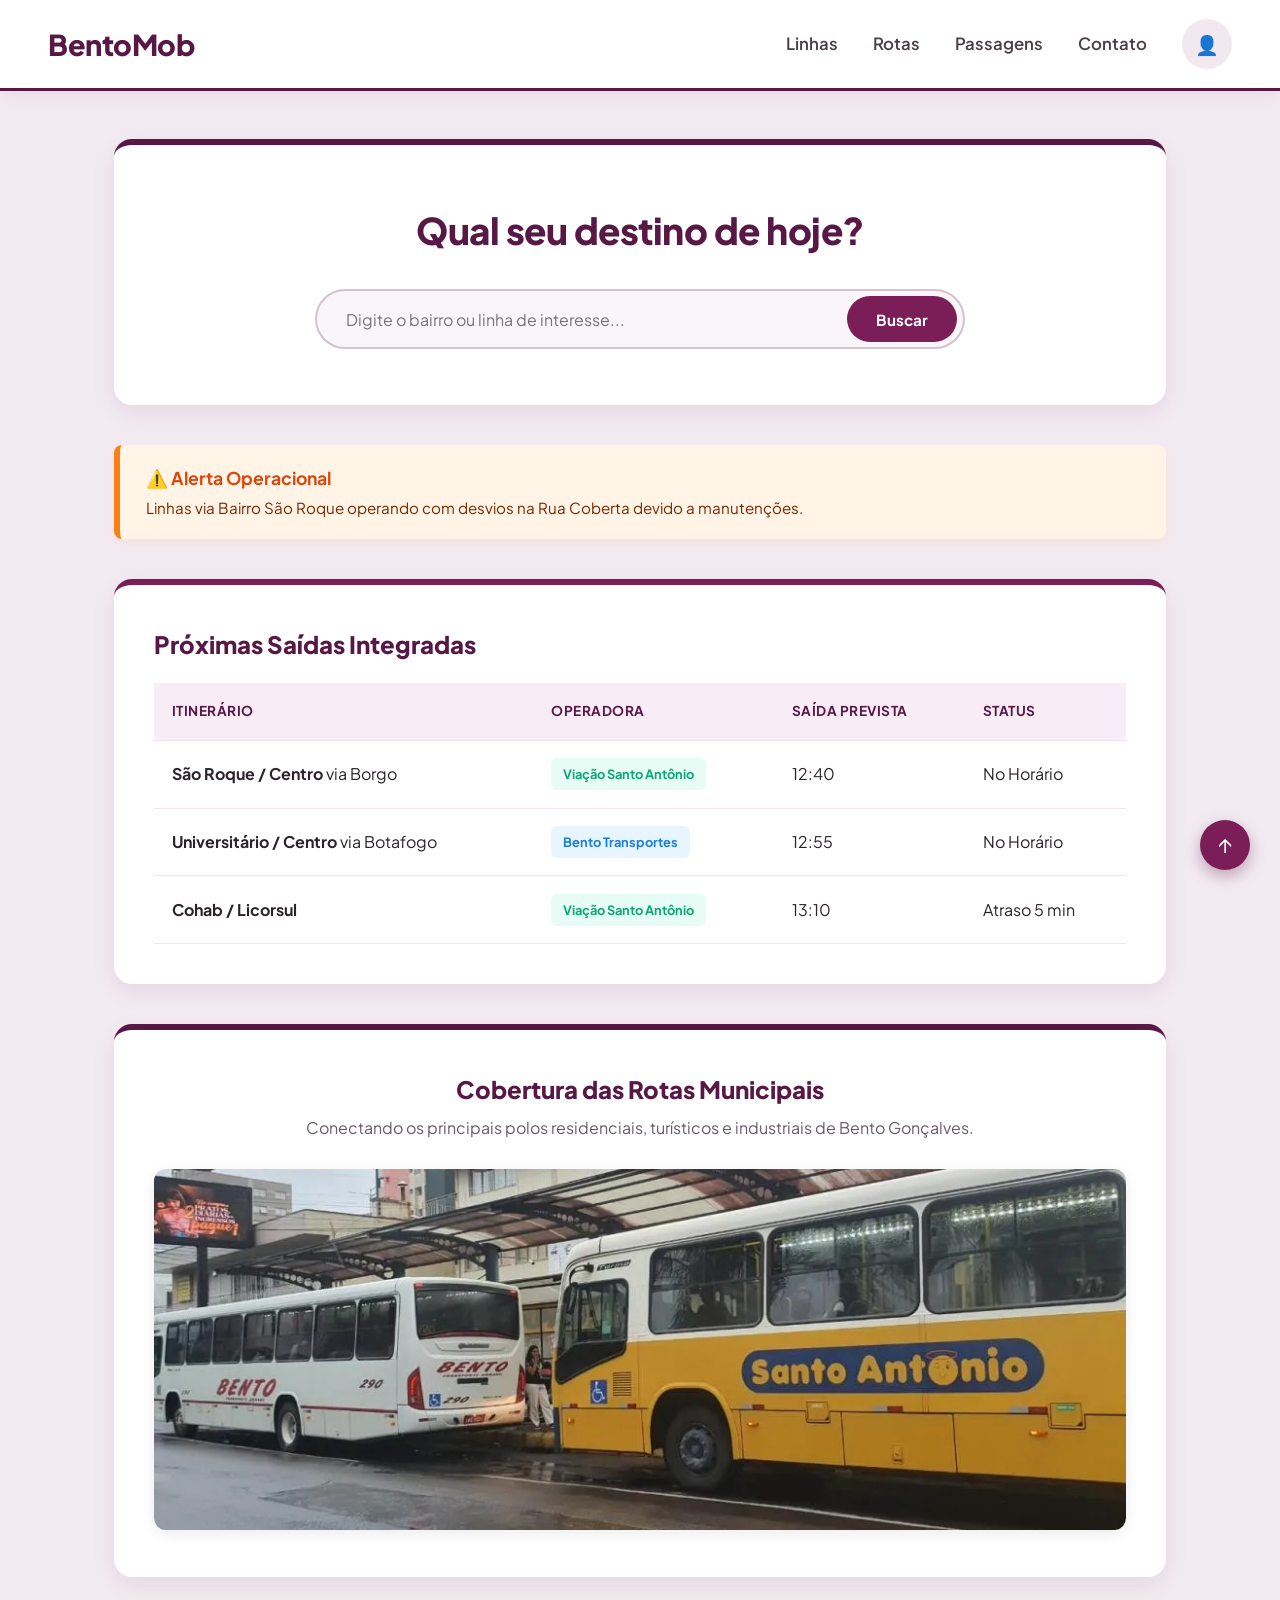
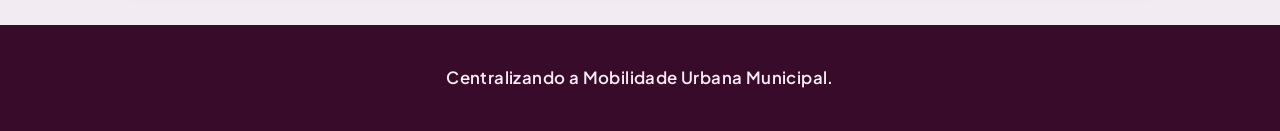
<file: tp1/index.html>
<!DOCTYPE html>
<html lang="pt-BR">
<head>
    <meta charset="UTF-8">
    <meta name="viewport" content="width=device-width, initial-scale=1.0">
    <title>BentoMob - Mobilidade Urbana Integrada</title>

    <!-- Fonte moderna Plus Jakarta Sans -->
    <link rel="preconnect" href="https://fonts.googleapis.com">
    <link rel="preconnect" href="https://fonts.gstatic.com" crossorigin>
    <link href="https://fonts.googleapis.com/css2?family=Plus+Jakarta+Sans:wght@400;500;600;700;800&display=swap" rel="stylesheet">

    <!-- CSS INTERNO -->
    <style>
        /* RESET E CORES GERAIS */
        * {
            margin: 0;
            padding: 0;
            box-sizing: border-box;
            font-family: 'Plus Jakarta Sans', sans-serif;
        }

        html {
            scroll-behavior: smooth;
        }

        body {
            /* Fundo suave com tom de uva clarinho, tirando o aspecto chapado branco */
            background-color: #f3ebf2;
            color: #2b232a;
            line-height: 1.6;
            display: flex;
            flex-direction: column;
            min-height: 100vh;
        }

        /* CABEÇALHO COM IDENTIDADE FORTE */
        header {
            background-color: #ffffff;
            border-bottom: 3px solid #581845;
            padding: 1.2rem 3rem;
            display: flex;
            justify-content: space-between;
            align-items: center;
            box-shadow: 0 4px 18px rgba(88, 24, 69, 0.08);
            position: sticky;
            top: 0;
            z-index: 100;
        }

        .logo a {
            font-size: 1.8rem;
            font-weight: 800;
            color: #581845;
            text-decoration: none;
            letter-spacing: -0.5px;
        }

        nav ul {
            display: flex;
            list-style: none;
            gap: 2.2rem;
            align-items: center;
        }

        nav a {
            text-decoration: none;
            color: #4a3e47;
            font-size: 1.05rem;
            font-weight: 600;
            transition: color 0.2s;
        }

        nav a:hover {
            color: #7b1e58;
        }

        .btn-perfil {
            background-color: #f2e9f0;
            padding: 0.6rem 0.8rem;
            border-radius: 50%;
            display: inline-flex;
            align-items: center;
            justify-content: center;
            text-decoration: none;
            font-size: 1.2rem;
            transition: background 0.2s;
        }

        .btn-perfil:hover {
            background-color: #e5d3e2;
        }

        /* ÁREA PRINCIPAL */
        main {
            flex: 1;
            max-width: 1100px;
            margin: 0 auto;
            padding: 3rem 1.5rem;
            width: 100%;
        }

        /* CARD DE BUSCA HERO */
        .hero-section {
            text-align: center;
            padding: 3.5rem 2rem;
            background-color: #ffffff;
            border-radius: 18px;
            border-top: 6px solid #581845;
            box-shadow: 0 8px 24px rgba(88, 24, 69, 0.09);
            margin-bottom: 2.5rem;
        }

        .hero-section h1 {
            font-size: 2.3rem;
            font-weight: 800;
            color: #581845;
            margin-bottom: 1.8rem;
            letter-spacing: -0.5px;
        }

        .search-container {
            display: flex;
            justify-content: center;
            max-width: 650px;
            margin: 0 auto;
            position: relative;
        }

        .search-container input {
            width: 100%;
            padding: 1.1rem 1.8rem;
            font-size: 1rem;
            background-color: #faf5f9;
            border: 2px solid #d4c2d0;
            border-radius: 40px;
            outline: none;
            transition: border-color 0.2s, background-color 0.2s;
        }

        .search-container input:focus {
            background-color: #ffffff;
            border-color: #7b1e58;
            box-shadow: 0 0 0 4px rgba(123, 30, 88, 0.12);
        }

        .search-container button {
            position: absolute;
            right: 8px;
            top: 7px;
            bottom: 7px;
            background-color: #7b1e58;
            color: #ffffff;
            border: none;
            padding: 0 1.8rem;
            border-radius: 35px;
            cursor: pointer;
            font-weight: 700;
            font-size: 0.95rem;
            transition: background 0.2s;
        }

        .search-container button:hover {
            background-color: #581845;
        }

        /* ALERTA VISUAL */
        .alerts-section {
            background-color: #fff4e6;
            border-left: 6px solid #fd7e14;
            padding: 1.2rem 1.6rem;
            border-radius: 8px;
            margin-bottom: 2.5rem;
            box-shadow: 0 4px 12px rgba(253, 126, 20, 0.08);
        }

        .alerts-section h3 {
            font-size: 1.1rem;
            color: #d9480f;
            margin-bottom: 0.2rem;
        }

        .alerts-section p {
            font-size: 0.95rem;
            color: #7a2700;
        }

        /* TABELA DE PRÓXIMAS SAÍDAS */
        .schedules-container {
            background-color: #ffffff;
            padding: 2.5rem;
            border-radius: 18px;
            border-top: 6px solid #7b1e58;
            box-shadow: 0 8px 24px rgba(88, 24, 69, 0.09);
            margin-bottom: 2.5rem;
        }

        .schedules-container h2 {
            font-size: 1.5rem;
            font-weight: 800;
            color: #581845;
            margin-bottom: 1.2rem;
        }

        table {
            width: 100%;
            border-collapse: collapse;
        }

        th, td {
            padding: 1.1rem;
            text-align: left;
            border-bottom: 1px solid #f1e6ef;
        }

        th {
            background-color: #f8edf6;
            color: #581845;
            font-weight: 700;
            font-size: 0.85rem;
            text-transform: uppercase;
            letter-spacing: 0.5px;
        }

        .tag {
            display: inline-block;
            padding: 0.35rem 0.75rem;
            border-radius: 6px;
            font-size: 0.8rem;
            font-weight: 700;
        }

        .tag-santo-antonio {
            background-color: #e6fcf5;
            color: #0ca678;
        }

        .tag-bento-transportes {
            background-color: #e7f5ff;
            color: #1c7ed6;
        }

        /* CARD DE MÍDIA */
        .media-section {
            background-color: #ffffff;
            padding: 2.5rem;
            border-radius: 18px;
            border-top: 6px solid #581845;
            box-shadow: 0 8px 24px rgba(88, 24, 69, 0.09);
            text-align: center;
        }

        .media-section h2 {
            font-size: 1.5rem;
            font-weight: 800;
            color: #581845;
            margin-bottom: 0.4rem;
        }

        .media-section p {
            color: #6a5a67;
            margin-bottom: 1.8rem;
        }

        .media-section img {
            width: 100%;
            max-height: 420px;
            object-fit: cover;
            border-radius: 12px;
            box-shadow: 0 4px 14px rgba(0,0,0,0.08);
        }

        /* RODAPÉ ELEGANTE */
        footer {
            background-color: #380b2b;
            color: #f7ebf5;
            padding: 2.5rem 1.5rem;
            margin-top: auto;
            text-align: center;
        }

        footer p {
            font-size: 1.05rem;
            font-weight: 600;
            letter-spacing: 0.4px;
        }

        /* BOTÃO VOLTAR AO TOPO */
        .back-to-top {
            position: fixed;
            bottom: 30px;
            right: 30px;
            background-color: #7b1e58;
            color: #ffffff;
            width: 50px;
            height: 50px;
            border-radius: 50%;
            display: flex;
            align-items: center;
            justify-content: center;
            text-decoration: none;
            font-size: 1.4rem;
            box-shadow: 0 6px 16px rgba(88, 24, 69, 0.35);
            transition: transform 0.2s, background 0.2s;
            z-index: 999;
        }

        .back-to-top:hover {
            background-color: #581845;
            transform: translateY(-4px);
        }
    </style>
</head>
<body>

    <header id="topo">
        <div class="logo">
            <a href="index.html">BentoMob</a>
        </div>
        <nav aria-label="Navegação Principal">
            <ul>
                <li><a href="#linhas">Linhas</a></li>
                <li><a href="#rotas">Rotas</a></li>
                <li><a href="#passagens">Passagens</a></li>
                <li><a href="#contato">Contato</a></li>
                <li><a href="#perfil" class="btn-perfil" title="Meu Perfil" aria-label="Acessar Perfil">👤</a></li>
            </ul>
        </nav>
    </header>

    <main>
        <section class="hero-section">
            <h1>Qual seu destino de hoje?</h1>
            <form class="search-container" onsubmit="event.preventDefault();">
                <input type="text" placeholder="Digite o bairro ou linha de interesse..." aria-label="Destino">
                <button type="submit">Buscar</button>
            </form>
        </section>

        <section class="alerts-section">
            <h3>⚠️ Alerta Operacional</h3>
            <p>Linhas via Bairro São Roque operando com desvios na Rua Coberta devido a manutenções.</p>
        </section>

        <section class="schedules-container" id="linhas">
            <h2>Próximas Saídas Integradas</h2>
            <table>
                <thead>
                    <tr>
                        <th>Itinerário</th>
                        <th>Operadora</th>
                        <th>Saída Prevista</th>
                        <th>Status</th>
                    </tr>
                </thead>
                <tbody>
                    <tr>
                        <td><strong>São Roque / Centro</strong> via Borgo</td>
                        <td><span class="tag tag-santo-antonio">Viação Santo Antônio</span></td>
                        <td>12:40</td>
                        <td>No Horário</td>
                    </tr>
                    <tr>
                        <td><strong>Universitário / Centro</strong> via Botafogo</td>
                        <td><span class="tag tag-bento-transportes">Bento Transportes</span></td>
                        <td>12:55</td>
                        <td>No Horário</td>
                    </tr>
                    <tr>
                        <td><strong>Cohab / Licorsul</strong></td>
                        <td><span class="tag tag-santo-antonio">Viação Santo Antônio</span></td>
                        <td>13:10</td>
                        <td>Atraso 5 min</td>
                    </tr>
                </tbody>
            </table>
        </section>

        <section class="media-section" id="rotas">
            <h2>Cobertura das Rotas Municipais</h2>
            <p>Conectando os principais polos residenciais, turísticos e industriais de Bento Gonçalves.</p>
            <img src="onibus-bento.jpg" alt="Transporte público em operação em Bento Gonçalves">
        </section>
    </main>

    <footer>
        <p>Centralizando a Mobilidade Urbana Municipal.</p>
    </footer>

    <a href="#topo" class="back-to-top" title="Voltar ao início" aria-label="Voltar ao início">↑</a>

</body>
</html>
</file>
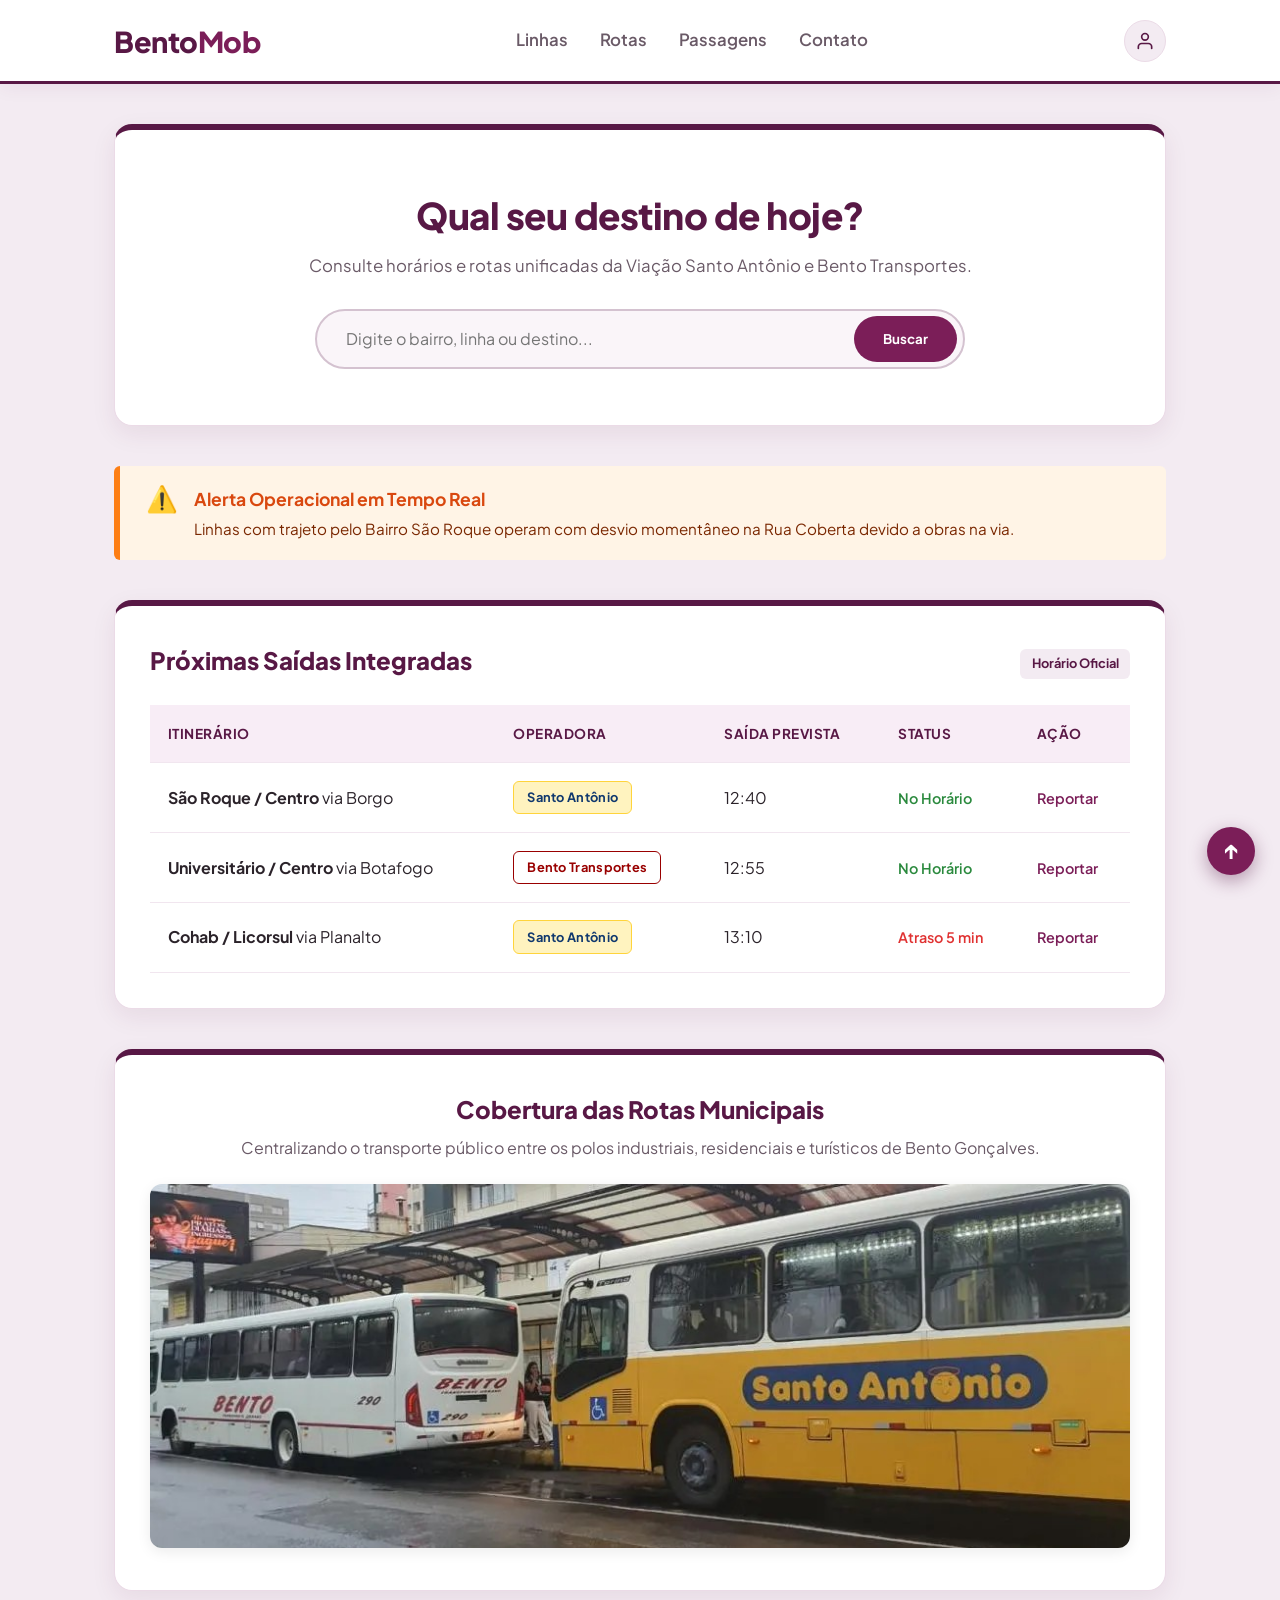
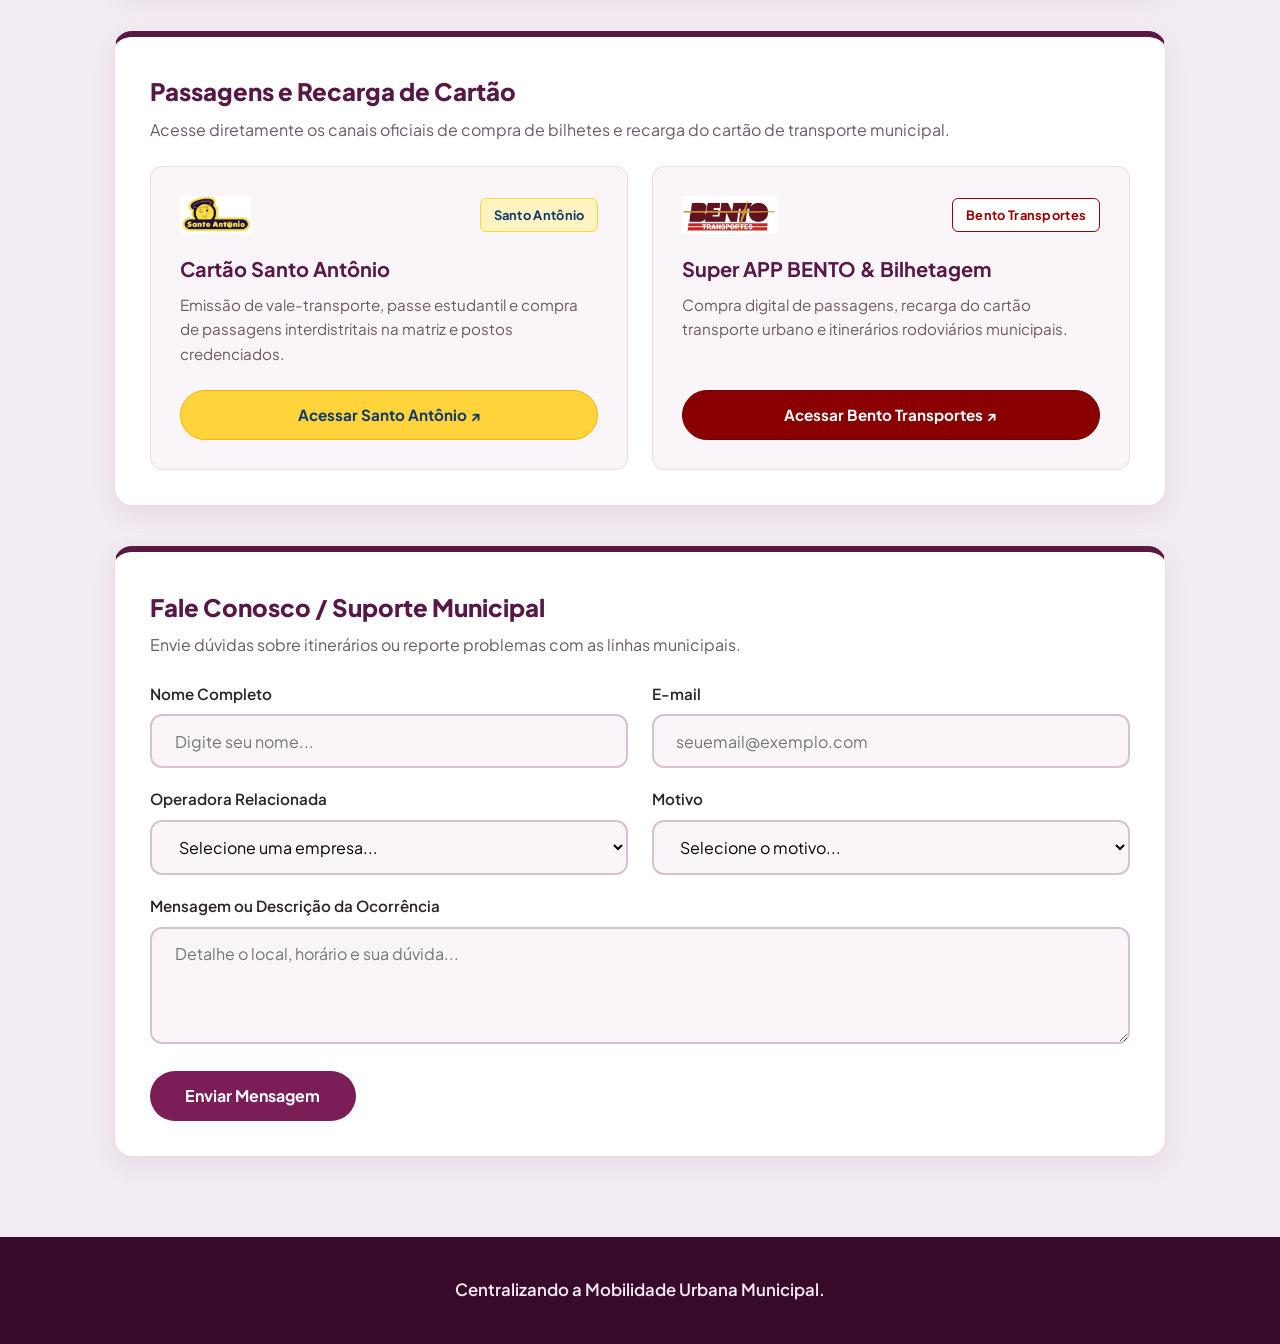
<file: tp2/index.html>
<!DOCTYPE html>
<html lang="pt-BR">
<head>
    <meta charset="UTF-8">
    <meta name="viewport" content="width=device-width, initial-scale=1.0">
    <title>BentoMob - Mobilidade Urbana Integrada (TP2)</title>

    <!-- Tipografia Google Fonts: Plus Jakarta Sans -->
    <link rel="preconnect" href="https://fonts.googleapis.com">
    <link rel="preconnect" href="https://fonts.gstatic.com" crossorigin>
    <link href="https://fonts.googleapis.com/css2?family=Plus+Jakarta+Sans:wght@400;500;600;700;800&display=swap" rel="stylesheet">

    <!-- Folha de Estilos Externa -->
    <link rel="stylesheet" href="css/style.css">
</head>
<body id="topo">

    <!-- CABEÇALHO GLOBAL -->
    <header class="header-main">
        <div class="header-container">
            <!-- Logo na Esquerda -->
            <div class="logo">
                <a href="index.html">Bento<span>Mob</span></a>
            </div>
            
            <!-- Controle do Menu Hambúrguer -->
            <input type="checkbox" id="menu-toggle" class="menu-toggle" aria-label="Abrir menu de navegação">

            <!-- Links de Navegação (Recolhem no mobile) -->
            <nav class="nav-menu" aria-label="Navegação Principal">
                <ul class="nav-list">
                    <li><a href="#linhas" class="nav-link">Linhas</a></li>
                    <li><a href="#rotas" class="nav-link">Rotas</a></li>
                    <li><a href="#passagens" class="nav-link">Passagens</a></li>
                    <li><a href="#contato" class="nav-link">Contato</a></li>
                </ul>
            </nav>

            <!-- Ações da Direita: Menu Hambúrguer + Ícone de Perfil Fixo -->
            <div class="header-actions">
                <label for="menu-toggle" class="menu-icon" aria-label="Menu">
                    <span class="nav-icon"></span>
                </label>

                <a href="#perfil" class="btn-icon" title="Meu Perfil" aria-label="Acessar Perfil">
                    <svg class="icon-perfil" viewBox="0 0 24 24" fill="none" stroke="currentColor" stroke-width="2" stroke-linecap="round" stroke-linejoin="round">
                        <path d="M20 21v-2a4 4 0 0 0-4-4H8a4 4 0 0 0-4 4v2"></path>
                        <circle cx="12" cy="7" r="4"></circle>
                    </svg>
                </a>
            </div>
        </div>
    </header>

    <!-- CONTEÚDO PRINCIPAL -->
    <main class="main-container">

        <!-- 1. HERO COM BUSCA CENTRALIZADA -->
        <section class="card hero-section" id="busca">
            <h1 class="hero-title">Qual seu destino de hoje?</h1>
            <p class="hero-subtitle">Consulte horários e rotas unificadas da Viação Santo Antônio e Bento Transportes.</p>
            
            <form class="search-form" onsubmit="event.preventDefault();">
                <input type="text" class="input-field search-input" placeholder="Digite o bairro, linha ou destino..." aria-label="Buscar linha ou destino">
                <button type="submit" class="btn btn-primary">Buscar</button>
            </form>
        </section>

        <!-- 2. ALERTA OPERACIONAL -->
        <section class="alert-box" aria-live="polite">
            <div class="alert-icon">⚠️</div>
            <div class="alert-text">
                <h3 class="alert-title">Alerta Operacional em Tempo Real</h3>
                <p>Linhas com trajeto pelo Bairro São Roque operam com desvio momentâneo na Rua Coberta devido a obras na via.</p>
            </div>
        </section>

        <!-- 3. TABELA DE HORÁRIOS INTEGRADA -->
        <section class="card schedule-section" id="linhas">
            <div class="section-header">
                <h2 class="section-title">Próximas Saídas Integradas</h2>
                <span class="badge-status">Horário Oficial</span>
            </div>

            <div class="table-responsive">
                <table class="data-table">
                    <thead>
                        <tr>
                            <th>Itinerário</th>
                            <th>Operadora</th>
                            <th>Saída Prevista</th>
                            <th>Status</th>
                            <th>Ação</th>
                        </tr>
                    </thead>
                    <tbody>
                        <tr>
                            <td><strong>São Roque / Centro</strong> via Borgo</td>
                            <td><span class="tag tag-santo-antonio">Santo Antônio</span></td>
                            <td>12:40</td>
                            <td><span class="status-indicator status-ok">No Horário</span></td>
                            <td><a href="#contato" class="table-link">Reportar</a></td>
                        </tr>
                        <tr>
                            <td><strong>Universitário / Centro</strong> via Botafogo</td>
                            <td><span class="tag tag-bento-transportes">Bento Transportes</span></td>
                            <td>12:55</td>
                            <td><span class="status-indicator status-ok">No Horário</span></td>
                            <td><a href="#contato" class="table-link">Reportar</a></td>
                        </tr>
                        <tr>
                            <td><strong>Cohab / Licorsul</strong> via Planalto</td>
                            <td><span class="tag tag-santo-antonio">Santo Antônio</span></td>
                            <td>13:10</td>
                            <td><span class="status-indicator status-delay">Atraso 5 min</span></td>
                            <td><a href="#contato" class="table-link">Reportar</a></td>
                        </tr>
                    </tbody>
                </table>
            </div>
        </section>

        <!-- 4. SEÇÃO DE ROTAS E MÍDIA LOCAL -->
        <section class="card media-section" id="rotas">
            <h2 class="section-title">Cobertura das Rotas Municipais</h2>
            <p class="section-description">Centralizando o transporte público entre os polos industriais, residenciais e turísticos de Bento Gonçalves.</p>
            <div class="media-container">
                <img src="img/onibus-bento.jpg" alt="Transporte público coletivo em operação em Bento Gonçalves" class="responsive-img">
            </div>
        </section>

        <!-- 5. SEÇÃO DE PASSAGENS E RECARGA COM LOGOS -->
        <section class="card ticket-section" id="passagens">
            <h2 class="section-title">Passagens e Recarga de Cartão</h2>
            <p class="section-description">Acesse diretamente os canais oficiais de compra de bilhetes e recarga do cartão de transporte municipal.</p>

            <div class="ticket-cards-container">
                <!-- Card Santo Antônio -->
                <div class="ticket-operator-card sto-card">
                    <div class="operator-header">
                        <img src="img/logo-santo-antonio.png" alt="Logo Viação Santo Antônio" class="operator-logo">
                        <span class="tag tag-santo-antonio">Santo Antônio</span>
                    </div>
                    <h3>Cartão Santo Antônio</h3>
                    <p>Emissão de vale-transporte, passe estudantil e compra de passagens interdistritais na matriz e postos credenciados.</p>
                    <a href="https://www.transportesantoantonio.com.br" target="_blank" rel="noopener noreferrer" class="btn btn-operator btn-sto">Acessar Santo Antônio ↗</a>
                </div>

                <!-- Card Bento Transportes -->
                <div class="ticket-operator-card bento-card">
                    <div class="operator-header">
                        <img src="img/logo-bento-transportes.png" alt="Logo Bento Transportes" class="operator-logo">
                        <span class="tag tag-bento-transportes">Bento Transportes</span>
                    </div>
                    <h3>Super APP BENTO & Bilhetagem</h3>
                    <p>Compra digital de passagens, recarga do cartão transporte urbano e itinerários rodoviários municipais.</p>
                    <a href="https://www.bentotransportes.com.br" target="_blank" rel="noopener noreferrer" class="btn btn-operator btn-bento">Acessar Bento Transportes ↗</a>
                </div>
            </div>
        </section>

        <!-- 6. FORMULÁRIO DE CONTATO -->
        <section class="card form-section" id="contato">
            <h2 class="section-title">Fale Conosco / Suporte Municipal</h2>
            <p class="section-description">Envie dúvidas sobre itinerários ou reporte problemas com as linhas municipais.</p>

            <form class="contact-form" action="#" method="POST" onsubmit="event.preventDefault(); alert('Mensagem enviada com sucesso!');">
                <div class="form-row">
                    <div class="form-group">
                        <label for="nome" class="form-label">Nome Completo</label>
                        <input type="text" id="nome" name="nome" class="input-field" placeholder="Digite seu nome..." required>
                    </div>
                    <div class="form-group">
                        <label for="email" class="form-label">E-mail</label>
                        <input type="email" id="email" name="email" class="input-field" placeholder="seuemail@exemplo.com" required>
                    </div>
                </div>

                <div class="form-row">
                    <div class="form-group">
                        <label for="empresa" class="form-label">Operadora Relacionada</label>
                        <select id="empresa" name="empresa" class="input-field select-field" required>
                            <option value="">Selecione uma empresa...</option>
                            <option value="santo-antonio">Viação Santo Antônio</option>
                            <option value="bento-transportes">Bento Transportes</option>
                            <option value="ambas">Ambas / Outros</option>
                        </select>
                    </div>
                    <div class="form-group">
                        <label for="assunto" class="form-label">Motivo</label>
                        <select id="assunto" name="assunto" class="input-field select-field" required>
                            <option value="">Selecione o motivo...</option>
                            <option value="duvida">Dúvida sobre Horário / Linha</option>
                            <option value="atraso">Atraso ou Ônibus não passou</option>
                            <option value="sugestao">Sugestão de Rota</option>
                        </select>
                    </div>
                </div>

                <div class="form-group">
                    <label for="mensagem" class="form-label">Mensagem ou Descrição da Ocorrência</label>
                    <textarea id="mensagem" name="mensagem" rows="4" class="input-field textarea-field" placeholder="Detalhe o local, horário e sua dúvida..." required></textarea>
                </div>

                <button type="submit" class="btn btn-primary btn-submit">Enviar Mensagem</button>
            </form>
        </section>

    </main>

    <!-- RODAPÉ INSTITUCIONAL -->
    <footer class="footer-main">
        <p class="footer-copy">Centralizando a Mobilidade Urbana Municipal.</p>
    </footer>

    <!-- BOTÃO VOLTAR AO TOPO -->
    <a href="#topo" onclick="window.scrollTo({top: 0, behavior: 'smooth'}); return false;" class="back-to-top" title="Voltar ao início" aria-label="Voltar ao início">↑</a>

</body>
</html>
</file>
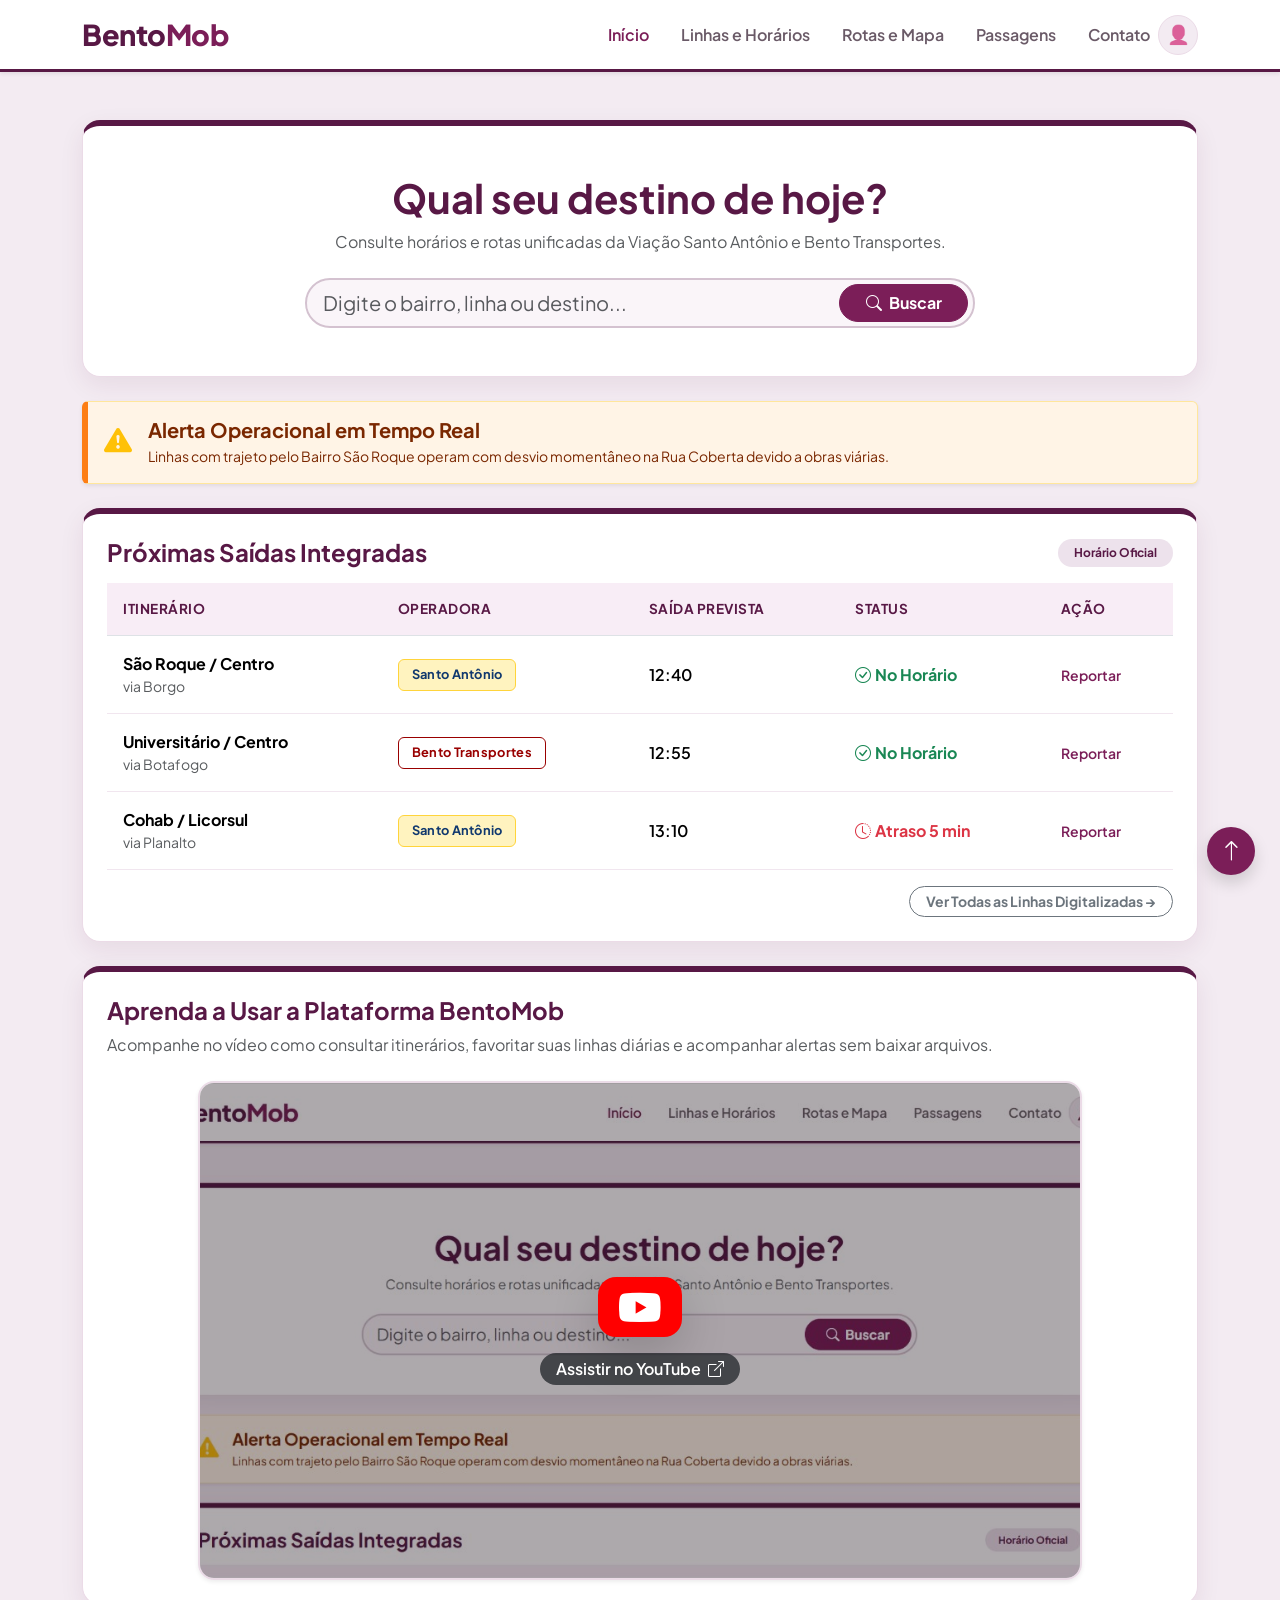
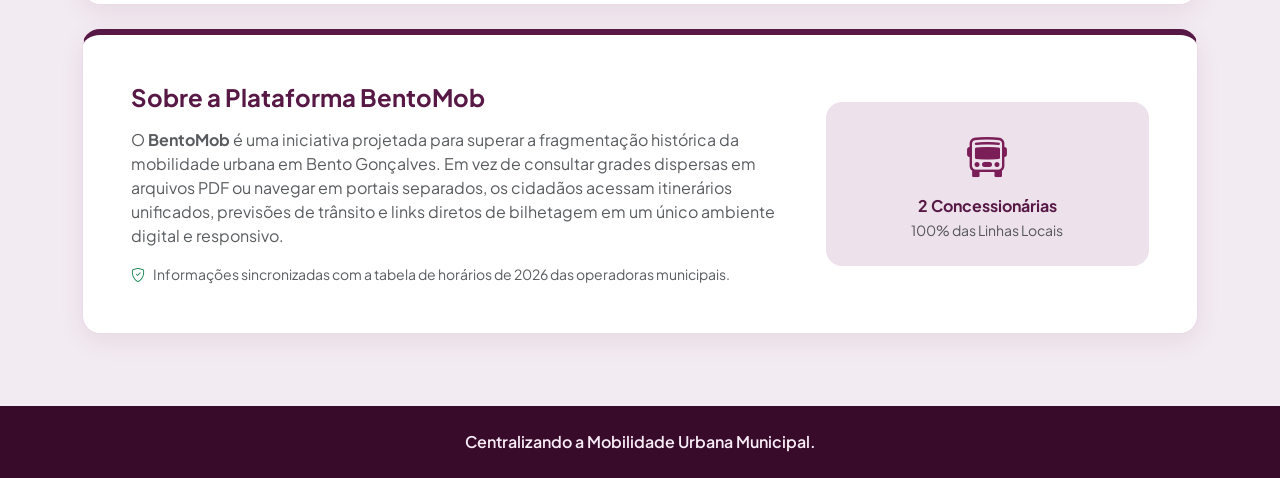
<file: tp3/index.html>
<!DOCTYPE html>
<html lang="pt-BR">
<head>
    <meta charset="UTF-8">
    <meta name="viewport" content="width=device-width, initial-scale=1.0">
    <title>BentoMob - Início (TP3)</title>
    
    <link rel="preconnect" href="https://fonts.googleapis.com">
    <link rel="preconnect" href="https://fonts.gstatic.com" crossorigin>
    <link href="https://fonts.googleapis.com/css2?family=Plus+Jakarta+Sans:wght@400;500;600;700;800&display=swap" rel="stylesheet">
    
    <link href="https://cdn.jsdelivr.net/npm/bootstrap@5.3.3/dist/css/bootstrap.min.css" rel="stylesheet">
    
    <link rel="stylesheet" href="https://cdn.jsdelivr.net/npm/bootstrap-icons@1.11.3/font/bootstrap-icons.min.css">
    
    <link rel="stylesheet" href="css/custom.css">
</head>
<body id="topo">

    <header class="sticky-top">
        <nav class="navbar navbar-expand-lg bg-white border-bottom-primary shadow-sm" aria-label="Navegação Principal">
            <div class="container">
                <a class="navbar-brand logo-brand" href="index.html">Bento<span>Mob</span></a>

                <div class="d-flex align-items-center gap-2 order-lg-3">
                    <a href="perfil.html" class="btn-profile" title="Meu Perfil" aria-label="Acessar Perfil de Passageiro">
                        <span class="avatar-emoji">👤</span>
                    </a>
                    <button class="navbar-toggler border-0 p-1" type="button" data-bs-toggle="collapse" data-bs-target="#menuNavegacao" aria-controls="menuNavegacao" aria-expanded="false" aria-label="Alternar navegação">
                        <span class="navbar-toggler-icon"></span>
                    </button>
                </div>

                <div class="collapse navbar-collapse order-lg-2" id="menuNavegacao">
                    <ul class="navbar-nav ms-auto mb-2 mb-lg-0 gap-lg-3 text-center">
                        <li class="nav-item"><a class="nav-link custom-nav-link active" href="index.html">Início</a></li>
                        <li class="nav-item"><a class="nav-link custom-nav-link" href="linhas.html">Linhas e Horários</a></li>
                        <li class="nav-item"><a class="nav-link custom-nav-link" href="rotas.html">Rotas e Mapa</a></li>
                        <li class="nav-item"><a class="nav-link custom-nav-link" href="passagens.html">Passagens</a></li>
                        <li class="nav-item"><a class="nav-link custom-nav-link" href="contato.html">Contato</a></li>
                    </ul>
                </div>
            </div>
        </nav>
    </header>

    <main class="container py-4 py-lg-5">

        <section class="card card-bentomob p-4 p-md-5 mb-4 text-center" id="busca">
            <div class="row justify-content-center">
                <div class="col-12 col-lg-8">
                    <h1 class="fw-bold text-primary-custom mb-2 display-6">Qual seu destino de hoje?</h1>
                    <p class="text-muted mb-4 fs-6">Consulte horários e rotas unificadas da Viação Santo Antônio e Bento Transportes.</p>
                    
                    <form action="linhas.html" method="GET" class="position-relative mx-auto">
                        <label for="busca-home" class="visually-hidden">Digite bairro, linha ou destino</label>
                        <input type="text" id="busca-home" name="q" class="form-control form-control-lg rounded-pill custom-input pe-5" placeholder="Digite o bairro, linha ou destino...">
                        <button type="submit" class="btn btn-primary-custom rounded-pill position-absolute search-btn" aria-label="Buscar linha">
                            <i class="bi bi-search me-1"></i> Buscar
                        </button>
                    </form>
                </div>
            </div>
        </section>

        <section class="alert alert-warning border-start-warning d-flex align-items-start gap-3 shadow-sm mb-4" role="alert" aria-live="polite">
            <i class="bi bi-exclamation-triangle-fill fs-3 flex-shrink-0 text-warning"></i>
            <div>
                <h2 class="h5 alert-heading fw-bold mb-1">Alerta Operacional em Tempo Real</h2>
                <p class="mb-0 small">Linhas com trajeto pelo Bairro São Roque operam com desvio momentâneo na Rua Coberta devido a obras viárias.</p>
            </div>
        </section>

        <section class="card card-bentomob p-4 mb-4">
            <div class="d-flex justify-content-between align-items-center mb-3">
                <h2 class="h4 fw-bold text-primary-custom mb-0">Próximas Saídas Integradas</h2>
                <span class="badge bg-light-purple text-primary-custom fw-bold px-3 py-2 rounded-pill">Horário Oficial</span>
            </div>

            <div class="table-responsive">
                <table class="table table-hover align-middle mb-0 custom-table">
                    <thead>
                        <tr>
                            <th scope="col">Itinerário</th>
                            <th scope="col">Operadora</th>
                            <th scope="col">Saída Prevista</th>
                            <th scope="col">Status</th>
                            <th scope="col">Ação</th>
                        </tr>
                    </thead>
                    <tbody>
                        <tr>
                            <th scope="row" class="fw-bold">São Roque / Centro <span class="text-muted fw-normal d-block small">via Borgo</span></th>
                            <td><span class="tag-operator tag-santo-antonio">Santo Antônio</span></td>
                            <td class="fw-semibold">12:40</td>
                            <td><span class="text-success fw-bold"><i class="bi bi-check-circle me-1"></i>No Horário</span></td>
                            <td><a href="contato.html" class="text-decoration-none text-secondary-custom fw-semibold small">Reportar</a></td>
                        </tr>
                        <tr>
                            <th scope="row" class="fw-bold">Universitário / Centro <span class="text-muted fw-normal d-block small">via Botafogo</span></th>
                            <td><span class="tag-operator tag-bento-transportes">Bento Transportes</span></td>
                            <td class="fw-semibold">12:55</td>
                            <td><span class="text-success fw-bold"><i class="bi bi-check-circle me-1"></i>No Horário</span></td>
                            <td><a href="contato.html" class="text-decoration-none text-secondary-custom fw-semibold small">Reportar</a></td>
                        </tr>
                        <tr>
                            <th scope="row" class="fw-bold">Cohab / Licorsul <span class="text-muted fw-normal d-block small">via Planalto</span></th>
                            <td><span class="tag-operator tag-santo-antonio">Santo Antônio</span></td>
                            <td class="fw-semibold">13:10</td>
                            <td><span class="text-danger fw-bold"><i class="bi bi-clock-history me-1"></i>Atraso 5 min</span></td>
                            <td><a href="contato.html" class="text-decoration-none text-secondary-custom fw-semibold small">Reportar</a></td>
                        </tr>
                    </tbody>
                </table>
            </div>
            <div class="text-end mt-3">
                <a href="linhas.html" class="btn btn-outline-secondary btn-sm rounded-pill px-3 fw-bold">Ver Todas as Linhas Digitalizadas →</a>
            </div>
        </section>

        <section class="card card-bentomob p-4 mb-4">
            <h2 class="h4 fw-bold text-primary-custom mb-2">Aprenda a Usar a Plataforma BentoMob</h2>
            <p class="text-muted mb-4">Acompanhe no vídeo como consultar itinerários, favoritar suas linhas diárias e acompanhar alertas sem baixar arquivos.</p>
            
            <div class="row justify-content-center">
                <div class="col-12 col-lg-10">
                    <a href="https://youtu.be/yIPvmnCsTmA" target="_blank" rel="noopener noreferrer" class="d-block text-decoration-none video-link-card shadow-sm rounded-4 overflow-hidden position-relative">
                        <div class="ratio ratio-16x9">
                            <img src="img/capa-video.jpg" alt="Tutorial em Vídeo BentoMob" class="w-100 h-100 object-fit-cover video-thumb-img">
                            
                            <div class="position-absolute top-0 start-0 w-100 h-100 d-flex flex-column align-items-center justify-content-center bg-dark-overlay">
                                <div class="youtube-play-btn shadow-lg d-flex align-items-center justify-content-center">
                                    <i class="bi bi-youtube"></i>
                                </div>
                                <span class="badge bg-dark bg-opacity-75 text-white mt-3 px-3 py-2 rounded-pill fs-6 fw-semibold">
                                    Assistir no YouTube <i class="bi bi-box-arrow-up-right ms-1"></i>
                                </span>
                            </div>
                        </div>
                    </a>
                </div>
            </div>
        </section>

        <section class="card card-bentomob p-4 p-md-5 mb-4">
            <div class="row align-items-center g-4">
                <div class="col-12 col-md-8">
                    <h2 class="h4 fw-bold text-primary-custom mb-3">Sobre a Plataforma BentoMob</h2>
                    <p class="text-muted mb-3">O <strong>BentoMob</strong> é uma iniciativa projetada para superar a fragmentação histórica da mobilidade urbana em Bento Gonçalves. Em vez de consultar grades dispersas em arquivos PDF ou navegar em portais separados, os cidadãos acessam itinerários unificados, previsões de trânsito e links diretos de bilhetagem em um único ambiente digital e responsivo.</p>
                    <p class="text-muted mb-0 small"><i class="bi bi-shield-check text-success me-2"></i>Informações sincronizadas com a tabela de horários de 2026 das operadoras municipais.</p>
                </div>
                <div class="col-12 col-md-4 text-center">
                    <div class="bg-light-purple p-4 rounded-4">
                        <i class="bi bi-bus-front fs-1 text-secondary-custom mb-2 d-block"></i>
                        <span class="fw-bold d-block text-primary-custom">2 Concessionárias</span>
                        <span class="small text-muted">100% das Linhas Locais</span>
                    </div>
                </div>
            </div>
        </section>

    </main>

    <footer class="footer-custom py-4 mt-auto text-center">
        <div class="container">
            <p class="mb-0 fw-semibold">Centralizando a Mobilidade Urbana Municipal.</p>
        </div>
    </footer>

    <a href="#topo" onclick="window.scrollTo({top: 0, behavior: 'smooth'}); return false;" class="btn-back-to-top shadow" title="Voltar ao início" aria-label="Voltar ao início">
        <i class="bi bi-arrow-up"></i>
    </a>

    <script src="https://cdn.jsdelivr.net/npm/bootstrap@5.3.3/dist/js/bootstrap.bundle.min.js"></script>
</body>
</html>
</file>
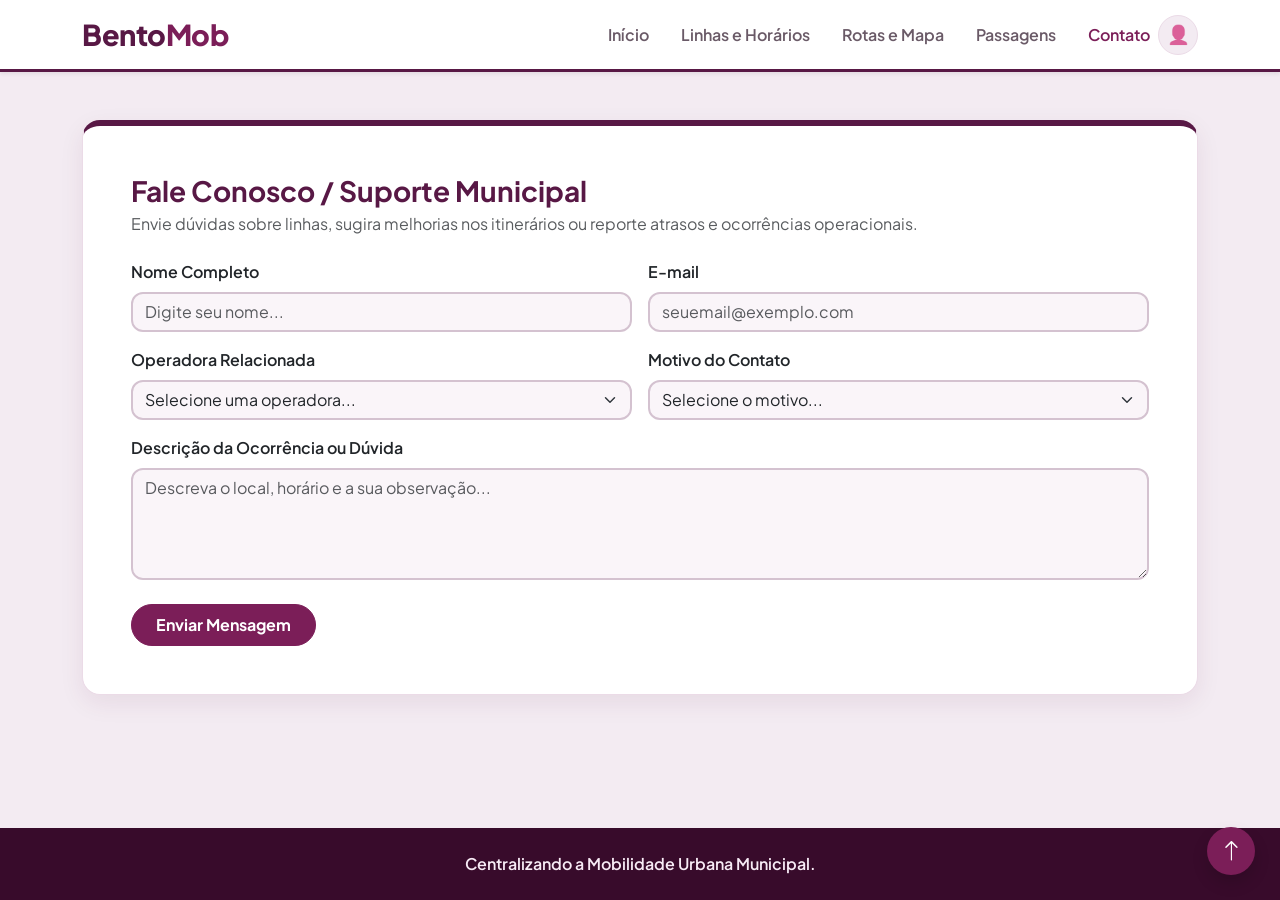
<file: tp3/contato.html>
<!DOCTYPE html>
<html lang="pt-BR">
<head>
    <meta charset="UTF-8">
    <meta name="viewport" content="width=device-width, initial-scale=1.0">
    <title>BentoMob - Fale Conosco / Suporte</title>
    <link rel="preconnect" href="https://fonts.googleapis.com">
    <link rel="preconnect" href="https://fonts.gstatic.com" crossorigin>
    <link href="https://fonts.googleapis.com/css2?family=Plus+Jakarta+Sans:wght@400;500;600;700;800&display=swap" rel="stylesheet">
    <link href="https://cdn.jsdelivr.net/npm/bootstrap@5.3.3/dist/css/bootstrap.min.css" rel="stylesheet">
    <link rel="stylesheet" href="https://cdn.jsdelivr.net/npm/bootstrap-icons@1.11.3/font/bootstrap-icons.min.css">
    <link rel="stylesheet" href="css/custom.css">
</head>
<body id="topo">

    <!-- CABEÇALHO -->
    <header class="sticky-top">
        <nav class="navbar navbar-expand-lg bg-white border-bottom-primary shadow-sm" aria-label="Navegação Principal">
            <div class="container">
                <a class="navbar-brand logo-brand" href="index.html">Bento<span>Mob</span></a>

                <div class="d-flex align-items-center gap-2 order-lg-3">
                    <a href="perfil.html" class="btn-profile" title="Meu Perfil" aria-label="Acessar Perfil de Passageiro">
                        <span class="avatar-emoji">👤</span>
                    </a>
                    <button class="navbar-toggler border-0 p-1" type="button" data-bs-toggle="collapse" data-bs-target="#menuNavegacao" aria-controls="menuNavegacao" aria-expanded="false" aria-label="Alternar navegação">
                        <span class="navbar-toggler-icon"></span>
                    </button>
                </div>

                <div class="collapse navbar-collapse order-lg-2" id="menuNavegacao">
                    <ul class="navbar-nav ms-auto mb-2 mb-lg-0 gap-lg-3 text-center">
                        <li class="nav-item"><a class="nav-link custom-nav-link" href="index.html">Início</a></li>
                        <li class="nav-item"><a class="nav-link custom-nav-link" href="linhas.html">Linhas e Horários</a></li>
                        <li class="nav-item"><a class="nav-link custom-nav-link" href="rotas.html">Rotas e Mapa</a></li>
                        <li class="nav-item"><a class="nav-link custom-nav-link" href="passagens.html">Passagens</a></li>
                        <li class="nav-item"><a class="nav-link custom-nav-link active" href="contato.html">Contato</a></li>
                    </ul>
                </div>
            </div>
        </nav>
    </header>

    <main class="container py-4 py-lg-5">

        <section class="card card-bentomob p-4 p-md-5 mb-4">
            <h1 class="h3 fw-bold text-primary-custom mb-1">Fale Conosco / Suporte Municipal</h1>
            <p class="text-muted mb-4">Envie dúvidas sobre linhas, sugira melhorias nos itinerários ou reporte atrasos e ocorrências operacionais.</p>

            <form id="formSuporte" onsubmit="event.preventDefault(); var m = new bootstrap.Modal(document.getElementById('modalConfirmacao')); m.show();">
                <div class="row g-3">
                    <div class="col-12 col-md-6">
                        <label for="nome" class="form-label fw-semibold">Nome Completo</label>
                        <input type="text" id="nome" class="form-control custom-input" placeholder="Digite seu nome..." required>
                    </div>
                    <div class="col-12 col-md-6">
                        <label for="email" class="form-label fw-semibold">E-mail</label>
                        <input type="email" id="email" class="form-control custom-input" placeholder="seuemail@exemplo.com" required>
                    </div>
                    <div class="col-12 col-md-6">
                        <label for="empresa" class="form-label fw-semibold">Operadora Relacionada</label>
                        <select id="empresa" class="form-select custom-input" required>
                            <option value="">Selecione uma operadora...</option>
                            <option value="santo-antonio">Viação Santo Antônio</option>
                            <option value="bento-transportes">Bento Transportes</option>
                            <option value="ambas">Ambas / Sistema Municipal</option>
                        </select>
                    </div>
                    <div class="col-12 col-md-6">
                        <label for="motivo" class="form-label fw-semibold">Motivo do Contato</label>
                        <select id="motivo" class="form-select custom-input" required>
                            <option value="">Selecione o motivo...</option>
                            <option value="duvida">Dúvida sobre Horário / Linha</option>
                            <option value="atraso">Atraso ou Ônibus não passou</option>
                            <option value="sugestao">Sugestão de Rota / Melhoria</option>
                        </select>
                    </div>
                    <div class="col-12">
                        <label for="mensagem" class="form-label fw-semibold">Descrição da Ocorrência ou Dúvida</label>
                        <textarea id="mensagem" rows="4" class="form-control custom-input" placeholder="Descreva o local, horário e a sua observação..." required></textarea>
                    </div>
                    <div class="col-12 mt-4">
                        <button type="submit" class="btn btn-primary-custom px-4 py-2 rounded-pill fw-bold">Enviar Mensagem</button>
                    </div>
                </div>
            </form>
        </section>

    </main>

    <!-- COMPONENTE MODAL DO BOOTSTRAP -->
    <div class="modal fade" id="modalConfirmacao" tabindex="-1" aria-labelledby="modalTitulo" aria-hidden="true">
        <div class="modal-dialog modal-dialog-centered">
            <div class="modal-content rounded-4 border-0 shadow">
                <div class="modal-header border-0 pb-0">
                    <h5 class="modal-title fw-bold text-primary-custom" id="modalTitulo">Mensagem Registrada</h5>
                    <button type="button" class="btn-close" data-bs-dismiss="modal" aria-label="Fechar"></button>
                </div>
                <div class="modal-body py-4 text-center">
                    <i class="bi bi-check-circle-fill text-success fs-1 mb-2 d-block"></i>
                    <p class="mb-0">Sua manifestação foi enviada com sucesso para a central de mobilidade do BentoMob!</p>
                </div>
                <div class="modal-footer border-0 justify-content-center pt-0">
                    <button type="button" class="btn btn-primary-custom rounded-pill px-4" data-bs-dismiss="modal">Fechar</button>
                </div>
            </div>
        </div>
    </div>

    <!-- RODAPÉ -->
    <footer class="footer-custom py-4 mt-auto text-center">
        <div class="container">
            <p class="mb-0 fw-semibold">Centralizando a Mobilidade Urbana Municipal.</p>
        </div>
    </footer>

    <a href="#topo" onclick="window.scrollTo({top: 0, behavior: 'smooth'}); return false;" class="btn-back-to-top shadow" title="Voltar ao início" aria-label="Voltar ao início">
        <i class="bi bi-arrow-up"></i>
    </a>

    <script src="https://cdn.jsdelivr.net/npm/bootstrap@5.3.3/dist/js/bootstrap.bundle.min.js"></script>
</body>
</html>
</file>
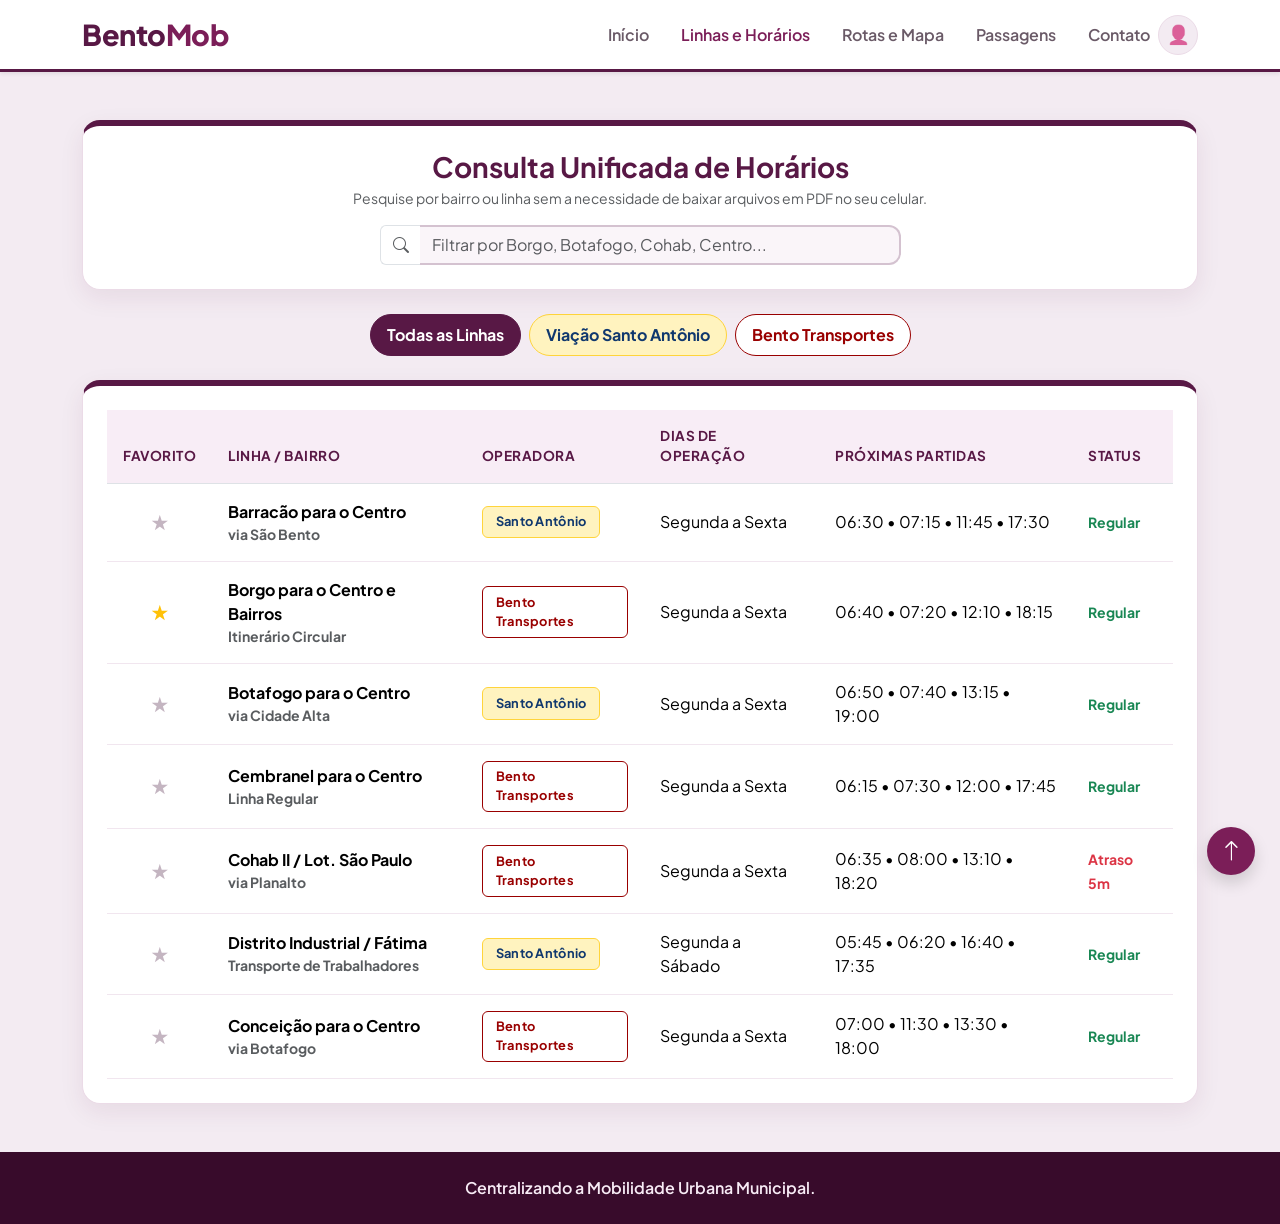
<file: tp3/linhas.html>
<!DOCTYPE html>
<html lang="pt-BR">
<head>
    <meta charset="UTF-8">
    <meta name="viewport" content="width=device-width, initial-scale=1.0">
    <title>BentoMob - Linhas e Horários Digitalizados</title>
    <link rel="preconnect" href="https://fonts.googleapis.com">
    <link rel="preconnect" href="https://fonts.gstatic.com" crossorigin>
    <link href="https://fonts.googleapis.com/css2?family=Plus+Jakarta+Sans:wght@400;500;600;700;800&display=swap" rel="stylesheet">
    <link href="https://cdn.jsdelivr.net/npm/bootstrap@5.3.3/dist/css/bootstrap.min.css" rel="stylesheet">
    <link rel="stylesheet" href="https://cdn.jsdelivr.net/npm/bootstrap-icons@1.11.3/font/bootstrap-icons.min.css">
    <link rel="stylesheet" href="css/custom.css">
</head>
<body id="topo">

    <!-- CABEÇALHO -->
    <header class="sticky-top">
        <nav class="navbar navbar-expand-lg bg-white border-bottom-primary shadow-sm" aria-label="Navegação Principal">
            <div class="container">
                <a class="navbar-brand logo-brand" href="index.html">Bento<span>Mob</span></a>

                <div class="d-flex align-items-center gap-2 order-lg-3">
                    <a href="perfil.html" class="btn-profile" title="Meu Perfil" aria-label="Acessar Perfil de Passageiro">
                        <span class="avatar-emoji">👤</span>
                    </a>
                    <button class="navbar-toggler border-0 p-1" type="button" data-bs-toggle="collapse" data-bs-target="#menuNavegacao" aria-controls="menuNavegacao" aria-expanded="false" aria-label="Alternar navegação">
                        <span class="navbar-toggler-icon"></span>
                    </button>
                </div>

                <div class="collapse navbar-collapse order-lg-2" id="menuNavegacao">
                    <ul class="navbar-nav ms-auto mb-2 mb-lg-0 gap-lg-3 text-center">
                        <li class="nav-item"><a class="nav-link custom-nav-link" href="index.html">Início</a></li>
                        <li class="nav-item"><a class="nav-link custom-nav-link active" href="linhas.html">Linhas e Horários</a></li>
                        <li class="nav-item"><a class="nav-link custom-nav-link" href="rotas.html">Rotas e Mapa</a></li>
                        <li class="nav-item"><a class="nav-link custom-nav-link" href="passagens.html">Passagens</a></li>
                        <li class="nav-item"><a class="nav-link custom-nav-link" href="contato.html">Contato</a></li>
                    </ul>
                </div>
            </div>
        </nav>
    </header>

    <main class="container py-4 py-lg-5">

        <!-- CABEÇALHO DA PÁGINA -->
        <section class="card card-bentomob p-4 mb-4 text-center">
            <h1 class="h3 fw-bold text-primary-custom mb-1">Consulta Unificada de Horários</h1>
            <p class="text-muted small mb-3">Pesquise por bairro ou linha sem a necessidade de baixar arquivos em PDF no seu celular.</p>
            
            <div class="row justify-content-center">
                <div class="col-12 col-md-8 col-lg-6">
                    <div class="input-group">
                        <span class="input-group-text bg-white border-end-0"><i class="bi bi-search text-muted"></i></span>
                        <input type="text" id="filtroLinhas" class="form-control custom-input border-start-0" placeholder="Filtrar por Borgo, Botafogo, Cohab, Centro..." aria-label="Filtrar linhas">
                    </div>
                </div>
            </div>
        </section>

        <!-- SELETORES DE OPERADORA (ABAS CUSTOMIZADAS SEM AZUL DO BOOTSTRAP) -->
        <ul class="nav nav-pills justify-content-center mb-4 gap-2 custom-pills" id="linhasTabs" role="tablist">
            <li class="nav-item" role="presentation">
                <button class="nav-link active rounded-pill fw-bold pill-todas" id="todas-tab" data-bs-toggle="pill" data-bs-target="#todas" type="button" role="tab" aria-selected="true">Todas as Linhas</button>
            </li>
            <li class="nav-item" role="presentation">
                <button class="nav-link rounded-pill fw-bold pill-sto" id="sto-tab" data-bs-toggle="pill" data-bs-target="#sto" type="button" role="tab" aria-selected="false">Viação Santo Antônio</button>
            </li>
            <li class="nav-item" role="presentation">
                <button class="nav-link rounded-pill fw-bold pill-bento" id="bento-tab" data-bs-toggle="pill" data-bs-target="#bento" type="button" role="tab" aria-selected="false">Bento Transportes</button>
            </li>
        </ul>

        <!-- CONTEÚDO DAS TABELAS DIGITALIZADAS COM FAVORITAR -->
        <div class="tab-content" id="linhasTabsContent">
            
            <div class="tab-pane fade show active" id="todas" role="tabpanel">
                <div class="card card-bentomob p-4">
                    <div class="table-responsive">
                        <table class="table table-hover align-middle custom-table mb-0">
                            <thead>
                                <tr>
                                    <th style="width: 50px;">Favorito</th>
                                    <th>Linha / Bairro</th>
                                    <th>Operadora</th>
                                    <th>Dias de Operação</th>
                                    <th>Próximas Partidas</th>
                                    <th>Status</th>
                                </tr>
                            </thead>
                            <tbody id="corpo-linhas">
                                <tr class="linha-item">
                                    <td class="text-center">
                                        <button class="btn-fav" title="Favoritar Linha" aria-label="Favoritar Barracão">★</button>
                                    </td>
                                    <td class="fw-bold">Barracão para o Centro <span class="d-block small text-muted">via São Bento</span></td>
                                    <td><span class="tag-operator tag-santo-antonio">Santo Antônio</span></td>
                                    <td>Segunda a Sexta</td>
                                    <td>06:30 • 07:15 • 11:45 • 17:30</td>
                                    <td><span class="text-success small fw-bold">Regular</span></td>
                                </tr>
                                <tr class="linha-item">
                                    <td class="text-center">
                                        <button class="btn-fav active" title="Remover dos favoritos" aria-label="Linha Borgo favoritada">★</button>
                                    </td>
                                    <td class="fw-bold">Borgo para o Centro e Bairros <span class="d-block small text-muted">Itinerário Circular</span></td>
                                    <td><span class="tag-operator tag-bento-transportes">Bento Transportes</span></td>
                                    <td>Segunda a Sexta</td>
                                    <td>06:40 • 07:20 • 12:10 • 18:15</td>
                                    <td><span class="text-success small fw-bold">Regular</span></td>
                                </tr>
                                <tr class="linha-item">
                                    <td class="text-center">
                                        <button class="btn-fav" title="Favoritar Linha" aria-label="Favoritar Botafogo">★</button>
                                    </td>
                                    <td class="fw-bold">Botafogo para o Centro <span class="d-block small text-muted">via Cidade Alta</span></td>
                                    <td><span class="tag-operator tag-santo-antonio">Santo Antônio</span></td>
                                    <td>Segunda a Sexta</td>
                                    <td>06:50 • 07:40 • 13:15 • 19:00</td>
                                    <td><span class="text-success small fw-bold">Regular</span></td>
                                </tr>
                                <tr class="linha-item">
                                    <td class="text-center">
                                        <button class="btn-fav" title="Favoritar Linha" aria-label="Favoritar Cembranel">★</button>
                                    </td>
                                    <td class="fw-bold">Cembranel para o Centro <span class="d-block small text-muted">Linha Regular</span></td>
                                    <td><span class="tag-operator tag-bento-transportes">Bento Transportes</span></td>
                                    <td>Segunda a Sexta</td>
                                    <td>06:15 • 07:30 • 12:00 • 17:45</td>
                                    <td><span class="text-success small fw-bold">Regular</span></td>
                                </tr>
                                <tr class="linha-item">
                                    <td class="text-center">
                                        <button class="btn-fav" title="Favoritar Linha" aria-label="Favoritar Cohab II">★</button>
                                    </td>
                                    <td class="fw-bold">Cohab II / Lot. São Paulo <span class="d-block small text-muted">via Planalto</span></td>
                                    <td><span class="tag-operator tag-bento-transportes">Bento Transportes</span></td>
                                    <td>Segunda a Sexta</td>
                                    <td>06:35 • 08:00 • 13:10 • 18:20</td>
                                    <td><span class="text-danger small fw-bold">Atraso 5m</span></td>
                                </tr>
                                <tr class="linha-item">
                                    <td class="text-center">
                                        <button class="btn-fav" title="Favoritar Linha" aria-label="Favoritar Distrito Industrial">★</button>
                                    </td>
                                    <td class="fw-bold">Distrito Industrial / Fátima <span class="d-block small text-muted">Transporte de Trabalhadores</span></td>
                                    <td><span class="tag-operator tag-santo-antonio">Santo Antônio</span></td>
                                    <td>Segunda a Sábado</td>
                                    <td>05:45 • 06:20 • 16:40 • 17:35</td>
                                    <td><span class="text-success small fw-bold">Regular</span></td>
                                </tr>
                                <tr class="linha-item">
                                    <td class="text-center">
                                        <button class="btn-fav" title="Favoritar Linha" aria-label="Favoritar Conceição">★</button>
                                    </td>
                                    <td class="fw-bold">Conceição para o Centro <span class="d-block small text-muted">via Botafogo</span></td>
                                    <td><span class="tag-operator tag-bento-transportes">Bento Transportes</span></td>
                                    <td>Segunda a Sexta</td>
                                    <td>07:00 • 11:30 • 13:30 • 18:00</td>
                                    <td><span class="text-success small fw-bold">Regular</span></td>
                                </tr>
                            </tbody>
                        </table>
                    </div>
                </div>
            </div>

            <!-- TAB SANTO ANTÔNIO -->
            <div class="tab-pane fade" id="sto" role="tabpanel">
                <div class="card card-bentomob p-4">
                    <h2 class="h5 fw-bold text-primary-custom mb-3">Linhas Viação Santo Antônio</h2>
                    <p class="small text-muted mb-3">Tabelas digitalizadas da grade de transporte urbano de Bento Gonçalves.</p>
                    <ul class="list-group list-group-flush">
                        <li class="list-group-item d-flex justify-content-between align-items-center">
                            <div class="d-flex align-items-center gap-2">
                                <button class="btn-fav" title="Favoritar Linha">★</button>
                                <div><strong>Barracão / Centro</strong><span class="d-block small text-muted">Horários: 06:30, 07:15, 11:45, 17:30</span></div>
                            </div>
                            <span class="tag-operator tag-santo-antonio">Santo Antônio</span>
                        </li>
                        <li class="list-group-item d-flex justify-content-between align-items-center">
                            <div class="d-flex align-items-center gap-2">
                                <button class="btn-fav" title="Favoritar Linha">★</button>
                                <div><strong>Botafogo / Centro</strong><span class="d-block small text-muted">Horários: 06:50, 07:40, 13:15, 19:00</span></div>
                            </div>
                            <span class="tag-operator tag-santo-antonio">Santo Antônio</span>
                        </li>
                        <li class="list-group-item d-flex justify-content-between align-items-center">
                            <div class="d-flex align-items-center gap-2">
                                <button class="btn-fav" title="Favoritar Linha">★</button>
                                <div><strong>Distrito Industrial</strong><span class="d-block small text-muted">Horários: 05:45, 06:20, 16:40, 17:35</span></div>
                            </div>
                            <span class="tag-operator tag-santo-antonio">Santo Antônio</span>
                        </li>
                    </ul>
                </div>
            </div>

            <!-- TAB BENTO TRANSPORTES -->
            <div class="tab-pane fade" id="bento" role="tabpanel">
                <div class="card card-bentomob p-4">
                    <h2 class="h5 fw-bold text-primary-custom mb-3">Linhas Bento Transportes</h2>
                    <p class="small text-muted mb-3">Grade de horários municipais e interdistritais vigente a partir de 2026.</p>
                    <ul class="list-group list-group-flush">
                        <li class="list-group-item d-flex justify-content-between align-items-center">
                            <div class="d-flex align-items-center gap-2">
                                <button class="btn-fav active" title="Favoritar Linha">★</button>
                                <div><strong>Borgo / Centro</strong><span class="d-block small text-muted">Horários: 06:40, 07:20, 12:10, 18:15</span></div>
                            </div>
                            <span class="tag-operator tag-bento-transportes">Bento Transportes</span>
                        </li>
                        <li class="list-group-item d-flex justify-content-between align-items-center">
                            <div class="d-flex align-items-center gap-2">
                                <button class="btn-fav" title="Favoritar Linha">★</button>
                                <div><strong>Cembranel / Centro</strong><span class="d-block small text-muted">Horários: 06:15, 07:30, 12:00, 17:45</span></div>
                            </div>
                            <span class="tag-operator tag-bento-transportes">Bento Transportes</span>
                        </li>
                        <li class="list-group-item d-flex justify-content-between align-items-center">
                            <div class="d-flex align-items-center gap-2">
                                <button class="btn-fav" title="Favoritar Linha">★</button>
                                <div><strong>Cohab II / Lot. São Paulo</strong><span class="d-block small text-muted">Horários: 06:35, 08:00, 13:10, 18:20</span></div>
                            </div>
                            <span class="tag-operator tag-bento-transportes">Bento Transportes</span>
                        </li>
                    </ul>
                </div>
            </div>

        </div>

    </main>

    <!-- RODAPÉ -->
    <footer class="footer-custom py-4 mt-auto text-center">
        <div class="container">
            <p class="mb-0 fw-semibold">Centralizando a Mobilidade Urbana Municipal.</p>
        </div>
    </footer>

    <a href="#topo" onclick="window.scrollTo({top: 0, behavior: 'smooth'}); return false;" class="btn-back-to-top shadow" title="Voltar ao início" aria-label="Voltar ao início">
        <i class="bi bi-arrow-up"></i>
    </a>

    <script src="https://cdn.jsdelivr.net/npm/bootstrap@5.3.3/dist/js/bootstrap.bundle.min.js"></script>
    <script>
        // Filtro em tempo real sem recarregar a tela
        document.getElementById('filtroLinhas').addEventListener('input', function() {
            const termo = this.value.toLowerCase();
            const linhas = document.querySelectorAll('#corpo-linhas .linha-item');

            linhas.forEach(linha => {
                const texto = linha.innerText.toLowerCase();
                linha.style.display = texto.includes(termo) ? '' : 'none';
            });
        });

        // Interação de Favoritar
        document.querySelectorAll('.btn-fav').forEach(btn => {
            btn.addEventListener('click', function() {
                this.classList.toggle('active');
            });
        });
    </script>
</body>
</html>
</file>
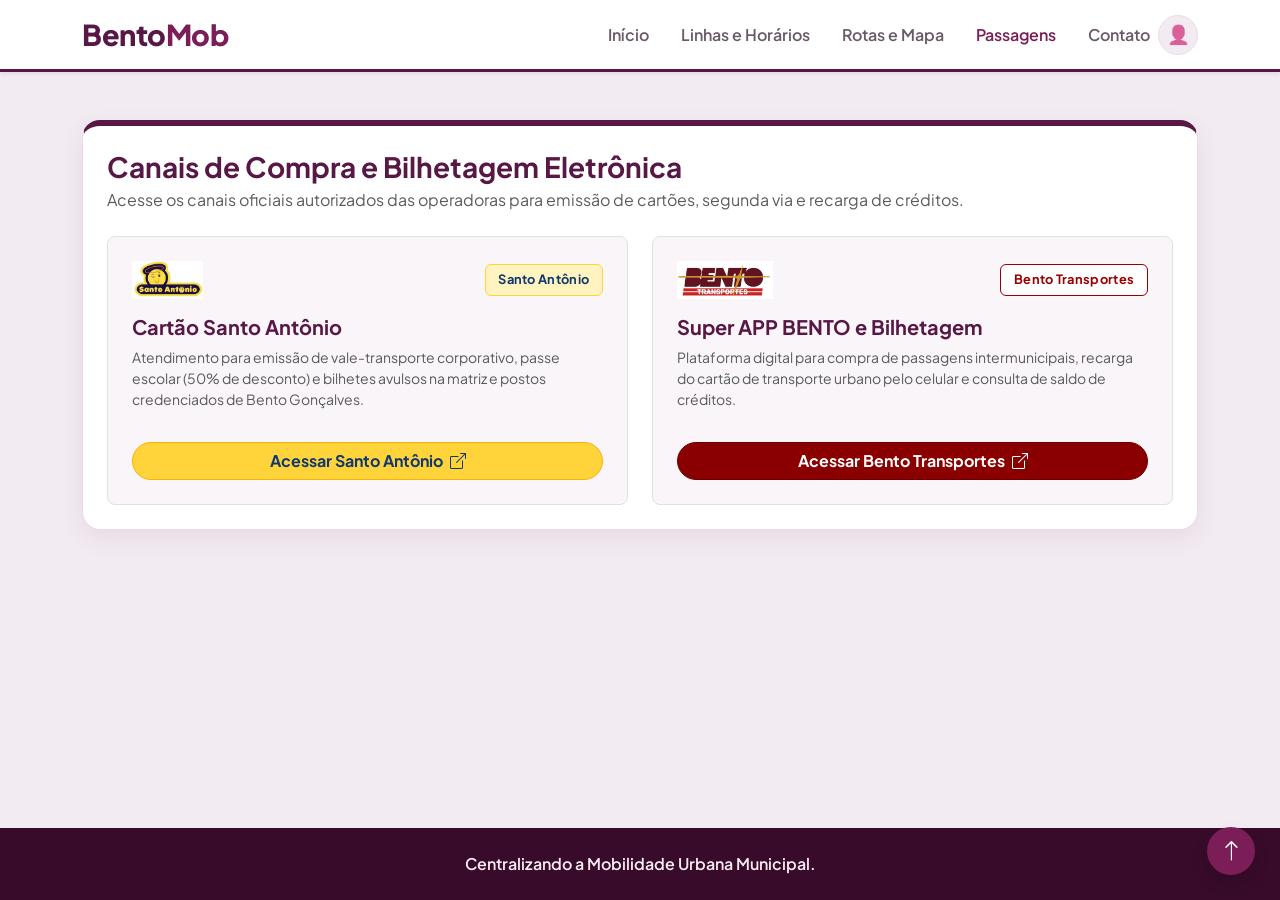
<file: tp3/passagens.html>
<!DOCTYPE html>
<html lang="pt-BR">
<head>
    <meta charset="UTF-8">
    <meta name="viewport" content="width=device-width, initial-scale=1.0">
    <title>BentoMob - Passagens e Recarga de Cartão</title>
    <link rel="preconnect" href="https://fonts.googleapis.com">
    <link rel="preconnect" href="https://fonts.gstatic.com" crossorigin>
    <link href="https://fonts.googleapis.com/css2?family=Plus+Jakarta+Sans:wght@400;500;600;700;800&display=swap" rel="stylesheet">
    <link href="https://cdn.jsdelivr.net/npm/bootstrap@5.3.3/dist/css/bootstrap.min.css" rel="stylesheet">
    <link rel="stylesheet" href="https://cdn.jsdelivr.net/npm/bootstrap-icons@1.11.3/font/bootstrap-icons.min.css">
    <link rel="stylesheet" href="css/custom.css">
</head>
<body id="topo">

    <!-- CABEÇALHO -->
    <header class="sticky-top">
        <nav class="navbar navbar-expand-lg bg-white border-bottom-primary shadow-sm" aria-label="Navegação Principal">
            <div class="container">
                <a class="navbar-brand logo-brand" href="index.html">Bento<span>Mob</span></a>

                <div class="d-flex align-items-center gap-2 order-lg-3">
                    <a href="perfil.html" class="btn-profile" title="Meu Perfil" aria-label="Acessar Perfil de Passageiro">
                        <span class="avatar-emoji">👤</span>
                    </a>
                    <button class="navbar-toggler border-0 p-1" type="button" data-bs-toggle="collapse" data-bs-target="#menuNavegacao" aria-controls="menuNavegacao" aria-expanded="false" aria-label="Alternar navegação">
                        <span class="navbar-toggler-icon"></span>
                    </button>
                </div>

                <div class="collapse navbar-collapse order-lg-2" id="menuNavegacao">
                    <ul class="navbar-nav ms-auto mb-2 mb-lg-0 gap-lg-3 text-center">
                        <li class="nav-item"><a class="nav-link custom-nav-link" href="index.html">Início</a></li>
                        <li class="nav-item"><a class="nav-link custom-nav-link" href="linhas.html">Linhas e Horários</a></li>
                        <li class="nav-item"><a class="nav-link custom-nav-link" href="rotas.html">Rotas e Mapa</a></li>
                        <li class="nav-item"><a class="nav-link custom-nav-link active" href="passagens.html">Passagens</a></li>
                        <li class="nav-item"><a class="nav-link custom-nav-link" href="contato.html">Contato</a></li>
                    </ul>
                </div>
            </div>
        </nav>
    </header>

    <main class="container py-4 py-lg-5">

        <section class="card card-bentomob p-4 mb-4">
            <h1 class="h3 fw-bold text-primary-custom mb-1">Canais de Compra e Bilhetagem Eletrônica</h1>
            <p class="text-muted mb-4">Acesse os canais oficiais autorizados das operadoras para emissão de cartões, segunda via e recarga de créditos.</p>

            <div class="row g-4">
                <!-- Card Santo Antônio -->
                <div class="col-12 col-md-6">
                    <div class="card h-100 p-4 border rounded-3 bg-light-card d-flex flex-column justify-content-between">
                        <div>
                            <div class="d-flex justify-content-between align-items-center mb-3">
                                <img src="img/logo-santo-antonio.png" alt="Logotipo da Viação Santo Antônio" class="img-fluid" style="max-height: 38px;">
                                <span class="tag-operator tag-santo-antonio">Santo Antônio</span>
                            </div>
                            <h2 class="h5 fw-bold text-primary-custom mb-2">Cartão Santo Antônio</h2>
                            <p class="text-muted small">Atendimento para emissão de vale-transporte corporativo, passe escolar (50% de desconto) e bilhetes avulsos na matriz e postos credenciados de Bento Gonçalves.</p>
                        </div>
                        <a href="https://www.transportesantoantonio.com.br" target="_blank" rel="noopener noreferrer" class="btn btn-warning-custom w-100 rounded-pill fw-bold text-decoration-none mt-3">
                            Acessar Santo Antônio <i class="bi bi-box-arrow-up-right ms-1"></i>
                        </a>
                    </div>
                </div>

                <!-- Card Bento Transportes -->
                <div class="col-12 col-md-6">
                    <div class="card h-100 p-4 border rounded-3 bg-light-card d-flex flex-column justify-content-between">
                        <div>
                            <div class="d-flex justify-content-between align-items-center mb-3">
                                <img src="img/logo-bento-transportes.png" alt="Logotipo da Bento Transportes" class="img-fluid" style="max-height: 38px;">
                                <span class="tag-operator tag-bento-transportes">Bento Transportes</span>
                            </div>
                            <h2 class="h5 fw-bold text-primary-custom mb-2">Super APP BENTO e Bilhetagem</h2>
                            <p class="text-muted small">Plataforma digital para compra de passagens intermunicipais, recarga do cartão de transporte urbano pelo celular e consulta de saldo de créditos.</p>
                        </div>
                        <a href="https://www.bentotransportes.com.br" target="_blank" rel="noopener noreferrer" class="btn btn-danger-bento w-100 rounded-pill fw-bold text-decoration-none mt-3">
                            Acessar Bento Transportes <i class="bi bi-box-arrow-up-right ms-1"></i>
                        </a>
                    </div>
                </div>
            </div>
        </section>

    </main>

    <!-- RODAPÉ -->
    <footer class="footer-custom py-4 mt-auto text-center">
        <div class="container">
            <p class="mb-0 fw-semibold">Centralizando a Mobilidade Urbana Municipal.</p>
        </div>
    </footer>

    <a href="#topo" onclick="window.scrollTo({top: 0, behavior: 'smooth'}); return false;" class="btn-back-to-top shadow" title="Voltar ao início" aria-label="Voltar ao início">
        <i class="bi bi-arrow-up"></i>
    </a>

    <script src="https://cdn.jsdelivr.net/npm/bootstrap@5.3.3/dist/js/bootstrap.bundle.min.js"></script>
</body>
</html>
</file>
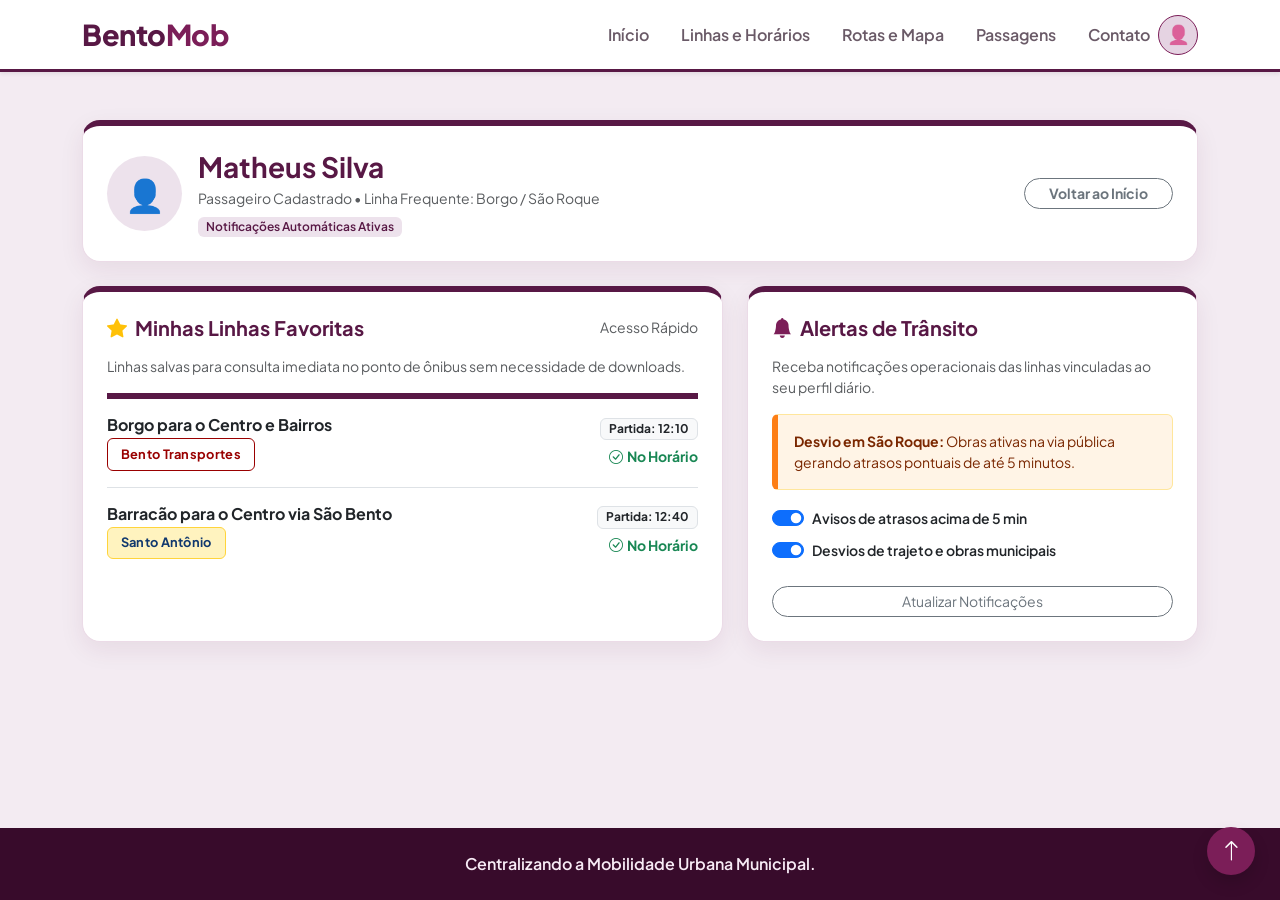
<file: tp3/perfil.html>
<!DOCTYPE html>
<html lang="pt-BR">
<head>
    <meta charset="UTF-8">
    <meta name="viewport" content="width=device-width, initial-scale=1.0">
    <title>BentoMob - Meu Perfil</title>
    <link rel="preconnect" href="https://fonts.googleapis.com">
    <link rel="preconnect" href="https://fonts.gstatic.com" crossorigin>
    <link href="https://fonts.googleapis.com/css2?family=Plus+Jakarta+Sans:wght@400;500;600;700;800&display=swap" rel="stylesheet">
    <link href="https://cdn.jsdelivr.net/npm/bootstrap@5.3.3/dist/css/bootstrap.min.css" rel="stylesheet">
    <link rel="stylesheet" href="https://cdn.jsdelivr.net/npm/bootstrap-icons@1.11.3/font/bootstrap-icons.min.css">
    <link rel="stylesheet" href="css/custom.css">
</head>
<body id="topo">

    <!-- CABEÇALHO -->
    <header class="sticky-top">
        <nav class="navbar navbar-expand-lg bg-white border-bottom-primary shadow-sm" aria-label="Navegação Principal">
            <div class="container">
                <a class="navbar-brand logo-brand" href="index.html">Bento<span>Mob</span></a>

                <div class="d-flex align-items-center gap-2 order-lg-3">
                    <a href="perfil.html" class="btn-profile active" title="Meu Perfil" aria-label="Acessar Perfil de Passageiro">
                        <span class="avatar-emoji">👤</span>
                    </a>
                    <button class="navbar-toggler border-0 p-1" type="button" data-bs-toggle="collapse" data-bs-target="#menuNavegacao" aria-controls="menuNavegacao" aria-expanded="false" aria-label="Alternar navegação">
                        <span class="navbar-toggler-icon"></span>
                    </button>
                </div>

                <div class="collapse navbar-collapse order-lg-2" id="menuNavegacao">
                    <ul class="navbar-nav ms-auto mb-2 mb-lg-0 gap-lg-3 text-center">
                        <li class="nav-item"><a class="nav-link custom-nav-link" href="index.html">Início</a></li>
                        <li class="nav-item"><a class="nav-link custom-nav-link" href="linhas.html">Linhas e Horários</a></li>
                        <li class="nav-item"><a class="nav-link custom-nav-link" href="rotas.html">Rotas e Mapa</a></li>
                        <li class="nav-item"><a class="nav-link custom-nav-link" href="passagens.html">Passagens</a></li>
                        <li class="nav-item"><a class="nav-link custom-nav-link" href="contato.html">Contato</a></li>
                    </ul>
                </div>
            </div>
        </nav>
    </header>

    <main class="container py-4 py-lg-5">

        <!-- IDENTIFICAÇÃO DO PASSAGEIRO -->
        <section class="card card-bentomob p-4 mb-4">
            <div class="d-flex flex-column flex-md-row align-items-center gap-3 text-center text-md-start">
                <div class="bg-light-purple p-3 rounded-circle d-inline-flex align-items-center justify-content-center" style="width: 75px; height: 75px;">
                    <span class="fs-2">👤</span>
                </div>
                <div class="flex-grow-1">
                    <h1 class="h3 fw-bold text-primary-custom mb-1">Matheus Silva</h1>
                    <p class="text-muted mb-1 small">Passageiro Cadastrado • Linha Frequente: Borgo / São Roque</p>
                    <span class="badge bg-light-purple text-primary-custom fw-semibold">Notificações Automáticas Ativas</span>
                </div>
                <div>
                    <a href="index.html" class="btn btn-outline-secondary rounded-pill px-4 btn-sm fw-bold">Voltar ao Início</a>
                </div>
            </div>
        </section>

        <div class="row g-4">
            <!-- LINHAS FAVORITAS -->
            <div class="col-12 col-lg-7">
                <section class="card card-bentomob p-4 h-100">
                    <div class="d-flex justify-content-between align-items-center mb-3">
                        <h2 class="h5 fw-bold text-primary-custom mb-0"><i class="bi bi-star-fill text-warning me-2"></i>Minhas Linhas Favoritas</h2>
                        <span class="small text-muted">Acesso Rápido</span>
                    </div>
                    <p class="text-muted small mb-3">Linhas salvas para consulta imediata no ponto de ônibus sem necessidade de downloads.</p>

                    <div class="list-group list-group-flush">
                        <div class="list-group-item px-0 py-3 d-flex justify-content-between align-items-center">
                            <div>
                                <h3 class="h6 fw-bold mb-1">Borgo para o Centro e Bairros</h3>
                                <span class="tag-operator tag-bento-transportes small">Bento Transportes</span>
                            </div>
                            <div class="text-end">
                                <span class="badge bg-light text-dark border d-block mb-1">Partida: 12:10</span>
                                <span class="text-success small fw-bold"><i class="bi bi-check-circle me-1"></i>No Horário</span>
                            </div>
                        </div>
                        <div class="list-group-item px-0 py-3 d-flex justify-content-between align-items-center">
                            <div>
                                <h3 class="h6 fw-bold mb-1">Barracão para o Centro via São Bento</h3>
                                <span class="tag-operator tag-santo-antonio small">Santo Antônio</span>
                            </div>
                            <div class="text-end">
                                <span class="badge bg-light text-dark border d-block mb-1">Partida: 12:40</span>
                                <span class="text-success small fw-bold"><i class="bi bi-check-circle me-1"></i>No Horário</span>
                            </div>
                        </div>
                    </div>
                </section>
            </div>

            <!-- PREFERÊNCIAS E ALERTAS -->
            <div class="col-12 col-lg-5">
                <section class="card card-bentomob p-4 h-100">
                    <h2 class="h5 fw-bold text-primary-custom mb-3"><i class="bi bi-bell-fill text-secondary-custom me-2"></i>Alertas de Trânsito</h2>
                    <p class="text-muted small mb-3">Receba notificações operacionais das linhas vinculadas ao seu perfil diário.</p>

                    <div class="alert alert-warning border-start-warning p-3 mb-3 small">
                        <strong>Desvio em São Roque:</strong> Obras ativas na via pública gerando atrasos pontuais de até 5 minutos.
                    </div>

                    <div class="form-check form-switch mb-2">
                        <input class="form-check-input" type="checkbox" id="checkAtrasos" checked>
                        <label class="form-check-label small fw-semibold" for="checkAtrasos">Avisos de atrasos acima de 5 min</label>
                    </div>
                    <div class="form-check form-switch mb-4">
                        <input class="form-check-input" type="checkbox" id="checkObras" checked>
                        <label class="form-check-label small fw-semibold" for="checkObras">Desvios de trajeto e obras municipais</label>
                    </div>

                    <button type="button" class="btn btn-outline-secondary btn-sm rounded-pill w-100 mt-auto">Atualizar Notificações</button>
                </section>
            </div>
        </div>

    </main>

    <!-- RODAPÉ -->
    <footer class="footer-custom py-4 mt-auto text-center">
        <div class="container">
            <p class="mb-0 fw-semibold">Centralizando a Mobilidade Urbana Municipal.</p>
        </div>
    </footer>

    <a href="#topo" onclick="window.scrollTo({top: 0, behavior: 'smooth'}); return false;" class="btn-back-to-top shadow" title="Voltar ao início" aria-label="Voltar ao início">
        <i class="bi bi-arrow-up"></i>
    </a>

    <script src="https://cdn.jsdelivr.net/npm/bootstrap@5.3.3/dist/js/bootstrap.bundle.min.js"></script>
</body>
</html>
</file>
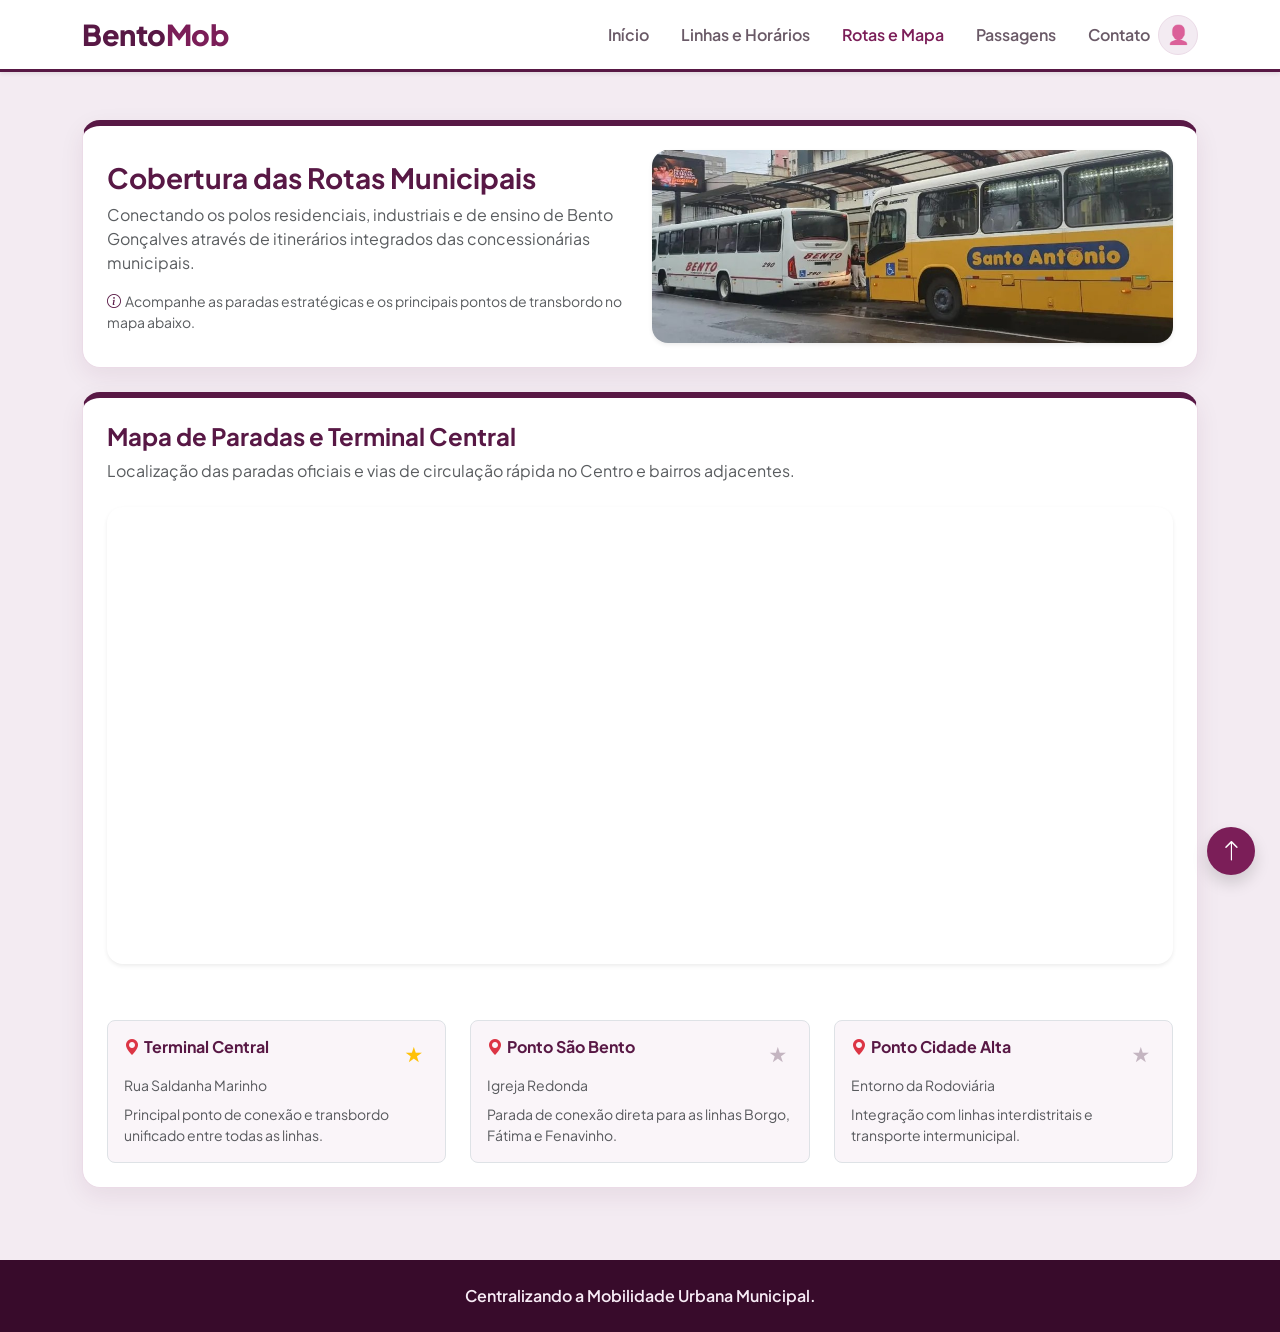
<file: tp3/rotas.html>
<!DOCTYPE html>
<html lang="pt-BR">
<head>
    <meta charset="UTF-8">
    <meta name="viewport" content="width=device-width, initial-scale=1.0">
    <title>BentoMob - Rotas e Mapa Interativo</title>
    <link rel="preconnect" href="https://fonts.googleapis.com">
    <link rel="preconnect" href="https://fonts.gstatic.com" crossorigin>
    <link href="https://fonts.googleapis.com/css2?family=Plus+Jakarta+Sans:wght@400;500;600;700;800&display=swap" rel="stylesheet">
    <link href="https://cdn.jsdelivr.net/npm/bootstrap@5.3.3/dist/css/bootstrap.min.css" rel="stylesheet">
    <link rel="stylesheet" href="https://cdn.jsdelivr.net/npm/bootstrap-icons@1.11.3/font/bootstrap-icons.min.css">
    <link rel="stylesheet" href="css/custom.css">
</head>
<body id="topo">

    <!-- CABEÇALHO -->
    <header class="sticky-top">
        <nav class="navbar navbar-expand-lg bg-white border-bottom-primary shadow-sm" aria-label="Navegação Principal">
            <div class="container">
                <a class="navbar-brand logo-brand" href="index.html">Bento<span>Mob</span></a>

                <div class="d-flex align-items-center gap-2 order-lg-3">
                    <a href="perfil.html" class="btn-profile" title="Meu Perfil" aria-label="Acessar Perfil de Passageiro">
                        <span class="avatar-emoji">👤</span>
                    </a>
                    <button class="navbar-toggler border-0 p-1" type="button" data-bs-toggle="collapse" data-bs-target="#menuNavegacao" aria-controls="menuNavegacao" aria-expanded="false" aria-label="Alternar navegação">
                        <span class="navbar-toggler-icon"></span>
                    </button>
                </div>

                <div class="collapse navbar-collapse order-lg-2" id="menuNavegacao">
                    <ul class="navbar-nav ms-auto mb-2 mb-lg-0 gap-lg-3 text-center">
                        <li class="nav-item"><a class="nav-link custom-nav-link" href="index.html">Início</a></li>
                        <li class="nav-item"><a class="nav-link custom-nav-link" href="linhas.html">Linhas e Horários</a></li>
                        <li class="nav-item"><a class="nav-link custom-nav-link active" href="rotas.html">Rotas e Mapa</a></li>
                        <li class="nav-item"><a class="nav-link custom-nav-link" href="passagens.html">Passagens</a></li>
                        <li class="nav-item"><a class="nav-link custom-nav-link" href="contato.html">Contato</a></li>
                    </ul>
                </div>
            </div>
        </nav>
    </header>

    <main class="container py-4 py-lg-5">

        <!-- 1. CARD DE COBERTURA COM IMAGEM (TRANSFERIDO PARA CÁ) -->
        <section class="card card-bentomob p-4 mb-4">
            <div class="row align-items-center g-4">
                <div class="col-12 col-lg-6">
                    <h1 class="h3 fw-bold text-primary-custom mb-2">Cobertura das Rotas Municipais</h1>
                    <p class="text-muted mb-3">Conectando os polos residenciais, industriais e de ensino de Bento Gonçalves através de itinerários integrados das concessionárias municipais.</p>
                    <p class="small text-muted mb-0"><i class="bi bi-info-circle text-primary-custom me-1"></i>Acompanhe as paradas estratégicas e os principais pontos de transbordo no mapa abaixo.</p>
                </div>
                <div class="col-12 col-lg-6">
                    <img src="img/onibus-bento.jpg" alt="Ônibus das operadoras municipais em operação em Bento Gonçalves" class="img-fluid rounded-4 shadow-sm w-100 object-fit-cover" style="max-height: 280px;">
                </div>
            </div>
        </section>

        <!-- 2. MAPA INTERATIVO DO GOOGLE MAPS -->
        <section class="card card-bentomob p-4 mb-4">
            <h2 class="h4 fw-bold text-primary-custom mb-2">Mapa de Paradas e Terminal Central</h2>
            <p class="text-muted mb-4">Localização das paradas oficiais e vias de circulação rápida no Centro e bairros adjacentes.</p>

            <!-- MÍDIA EXTERNA 2: MAPA INTERATIVO DO GOOGLE MAPS -->
            <div class="ratio ratio-21x9 rounded-4 overflow-hidden shadow-sm mb-4">
                <iframe src="https://www.google.com/maps/embed?pb=!1m18!1m12!1m3!1d13963.858712128892!2d-51.524227899999994!3d-29.1672322!2m3!1f0!2f0!3f0!3m2!1i1024!2i768!4f13.1!3m3!1m2!1s0x951c3cad545ca80f%3A0x6b63d7675f92ff5e!2sBento%20Gon%C3%A7alves%2C%20RS!5e0!3m2!1spt-BR!2sbr!4v1710000000000!5m2!1spt-BR!2sbr" title="Mapa Interativo dos Terminais de Bento Gonçalves" style="border:0;" allowfullscreen="" loading="lazy" referrerpolicy="no-referrer-when-downgrade"></iframe>
            </div>

            <div class="row g-4 mt-2">
                <div class="col-12 col-md-4">
                    <div class="p-3 bg-light-card border rounded-3 h-100 d-flex flex-column justify-content-between">
                        <div>
                            <div class="d-flex justify-content-between align-items-start mb-1">
                                <h3 class="h6 fw-bold text-primary-custom mb-0"><i class="bi bi-geo-alt-fill text-danger me-1"></i>Terminal Central</h3>
                                <button class="btn-fav active" title="Favoritar Ponto">★</button>
                            </div>
                            <span class="small text-muted d-block mb-2">Rua Saldanha Marinho</span>
                            <p class="small text-muted mb-0">Principal ponto de conexão e transbordo unificado entre todas as linhas.</p>
                        </div>
                    </div>
                </div>
                <div class="col-12 col-md-4">
                    <div class="p-3 bg-light-card border rounded-3 h-100 d-flex flex-column justify-content-between">
                        <div>
                            <div class="d-flex justify-content-between align-items-start mb-1">
                                <h3 class="h6 fw-bold text-primary-custom mb-0"><i class="bi bi-geo-alt-fill text-danger me-1"></i>Ponto São Bento</h3>
                                <button class="btn-fav" title="Favoritar Ponto">★</button>
                            </div>
                            <span class="small text-muted d-block mb-2">Igreja Redonda</span>
                            <p class="small text-muted mb-0">Parada de conexão direta para as linhas Borgo, Fátima e Fenavinho.</p>
                        </div>
                    </div>
                </div>
                <div class="col-12 col-md-4">
                    <div class="p-3 bg-light-card border rounded-3 h-100 d-flex flex-column justify-content-between">
                        <div>
                            <div class="d-flex justify-content-between align-items-start mb-1">
                                <h3 class="h6 fw-bold text-primary-custom mb-0"><i class="bi bi-geo-alt-fill text-danger me-1"></i>Ponto Cidade Alta</h3>
                                <button class="btn-fav" title="Favoritar Ponto">★</button>
                            </div>
                            <span class="small text-muted d-block mb-2">Entorno da Rodoviária</span>
                            <p class="small text-muted mb-0">Integração com linhas interdistritais e transporte intermunicipal.</p>
                        </div>
                    </div>
                </div>
            </div>
        </section>

    </main>

    <!-- RODAPÉ -->
    <footer class="footer-custom py-4 mt-auto text-center">
        <div class="container">
            <p class="mb-0 fw-semibold">Centralizando a Mobilidade Urbana Municipal.</p>
        </div>
    </footer>

    <a href="#topo" onclick="window.scrollTo({top: 0, behavior: 'smooth'}); return false;" class="btn-back-to-top shadow" title="Voltar ao início" aria-label="Voltar ao início">
        <i class="bi bi-arrow-up"></i>
    </a>

    <script src="https://cdn.jsdelivr.net/npm/bootstrap@5.3.3/dist/js/bootstrap.bundle.min.js"></script>
    <script>
        document.querySelectorAll('.btn-fav').forEach(btn => {
            btn.addEventListener('click', function() {
                this.classList.toggle('active');
            });
        });
    </script>
</body>
</html>
</file>
<file: tp2/css/style.css>
/* ==========================================================================
   BENTOMOB - ESTILOS ESTRUTURAIS E RESPONSIVOS (TP2)
   ========================================================================== */

/* 1. VARIÁVEIS DE DESIGN */
:root {
    --color-primary: #581845;
    --color-primary-hover: #451336;
    --color-secondary: #7b1e58;
    --color-secondary-hover: #631746;
    --color-bg: #f3ebf2;
    --color-surface: #ffffff;
    --color-text-main: #2b232a;
    --color-text-muted: #6a5a67;
    --color-border: #ebdbe7;
    --color-input-border: #d4c2d0;

    /* Operadora Santo Antônio */
    --color-sto-text: #10386e;
    --color-sto-bg: #fff3bf;
    --color-sto-border: #ffd43b;

    /* Operadora Bento Transportes */
    --color-bento-text: #990000;
    --color-bento-bg: #ffffff;
    --color-bento-border: #990000;
    --color-bento-btn: #8a0000;
    --color-bento-btn-hover: #6e0000;

    /* Alerta Operacional */
    --color-alert-bg: #fff4e6;
    --color-alert-border: #fd7e14;
    --color-alert-text: #7a2700;

    /* Tipografia e Dimensões */
    --font-family: 'Plus Jakarta Sans', sans-serif;
    --radius-sm: 6px;
    --radius-md: 12px;
    --radius-lg: 18px;
    --radius-pill: 50px;
    --shadow-card: 0 8px 24px rgba(88, 24, 69, 0.08);
}

/* 2. RESET E BOX MODEL */
* {
    margin: 0;
    padding: 0;
    box-sizing: border-box;
    font-family: var(--font-family);
}

html {
    scroll-behavior: smooth;
}

body {
    background-color: var(--color-bg);
    color: var(--color-text-main);
    line-height: 1.6;
    display: flex;
    flex-direction: column;
    min-height: 100vh;
}

/* 3. CABEÇALHO E NAVEGAÇÃO */
.header-main {
    background-color: var(--color-surface);
    border-bottom: 3px solid var(--color-primary);
    box-shadow: 0 4px 18px rgba(88, 24, 69, 0.06);
    position: sticky;
    top: 0;
    z-index: 1000;
}

.header-container {
    max-width: 1100px;
    margin: 0 auto;
    padding: 1.1rem 1.5rem;
    display: flex;
    justify-content: space-between;
    align-items: center;
    position: relative;
}

.logo a {
    font-size: 1.8rem;
    font-weight: 800;
    color: var(--color-primary);
    text-decoration: none;
    letter-spacing: -0.5px;
}

.logo a span {
    color: var(--color-secondary);
}

/* Checkbox Toggle Invisível */
.menu-toggle {
    display: none;
}

/* Grupo de Ações da Direita (Menu Hambúrguer + Perfil) */
.header-actions {
    display: flex;
    align-items: center;
    gap: 1.2rem;
}

.menu-icon {
    display: none; /* Escondido no Desktop */
    cursor: pointer;
    padding: 6px;
}

.nav-icon {
    background: var(--color-primary);
    display: block;
    height: 3px;
    width: 24px;
    position: relative;
    transition: background 0.2s ease-out;
}

.nav-icon::before,
.nav-icon::after {
    background: var(--color-primary);
    content: '';
    display: block;
    height: 100%;
    position: absolute;
    transition: all 0.2s ease-out;
    width: 100%;
}

.nav-icon::before { top: 7px; }
.nav-icon::after { top: -7px; }

/* Navegação Desktop */
.nav-list {
    display: flex;
    list-style: none;
    gap: 2rem;
    align-items: center;
}

.nav-link {
    text-decoration: none;
    color: var(--color-text-muted);
    font-size: 1.05rem;
    font-weight: 600;
    transition: color 0.2s;
}

.nav-link:hover {
    color: var(--color-secondary);
}

/* Botão de Perfil Padronizado */
.btn-icon {
    background-color: var(--color-bg);
    border: 1.5px solid var(--color-border);
    width: 42px;
    height: 42px;
    border-radius: 50%;
    text-decoration: none;
    display: inline-flex;
    align-items: center;
    justify-content: center;
    transition: background 0.2s, border-color 0.2s;
    cursor: pointer;
}

.btn-icon:hover {
    background-color: #e5d3e2;
    border-color: var(--color-secondary);
}

/* Ícone SVG Vetorial de Perfil (Garante a cor vinho sem influência do OS) */
.icon-perfil {
    width: 20px;
    height: 20px;
    stroke: var(--color-primary); /* Vinho oficial */
    transition: stroke 0.2s;
}

.btn-icon:hover .icon-perfil {
    stroke: var(--color-secondary);
}

/* 4. CONTAINER PRINCIPAL E CARDS */
.main-container {
    flex: 1;
    max-width: 1100px;
    margin: 0 auto;
    padding: 2.5rem 1.5rem;
    width: 100%;
}

.card {
    background-color: var(--color-surface);
    border-radius: var(--radius-lg);
    border: 1px solid var(--color-border);
    border-top: 6px solid var(--color-primary);
    box-shadow: var(--shadow-card);
    padding: 2.2rem;
    margin-bottom: 2.5rem;
}

.section-title {
    font-size: 1.5rem;
    font-weight: 800;
    color: var(--color-primary);
    margin-bottom: 0.4rem;
}

.section-description {
    color: var(--color-text-muted);
    margin-bottom: 1.5rem;
}

/* 5. SEÇÃO HERO E BUSCA */
.hero-section {
    text-align: center;
    padding: 3.5rem 2rem;
}

.hero-title {
    font-size: 2.3rem;
    font-weight: 800;
    color: var(--color-primary);
    margin-bottom: 0.5rem;
    letter-spacing: -0.5px;
}

.hero-subtitle {
    color: var(--color-text-muted);
    font-size: 1.05rem;
    margin-bottom: 1.8rem;
}

.search-form {
    display: flex;
    justify-content: center;
    max-width: 650px;
    margin: 0 auto;
    position: relative;
}

.input-field {
    width: 100%;
    padding: 0.9rem 1.4rem;
    font-size: 1rem;
    background-color: #faf5f9;
    border: 2px solid var(--color-input-border);
    border-radius: var(--radius-md);
    outline: none;
    transition: border-color 0.2s, background-color 0.2s;
}

.input-field:focus {
    background-color: #ffffff;
    border-color: var(--color-secondary);
    box-shadow: 0 0 0 4px rgba(123, 30, 88, 0.12);
}

.search-input {
    padding: 1.1rem 1.8rem;
    border-radius: var(--radius-pill);
}

.btn {
    border: none;
    cursor: pointer;
    font-weight: 700;
    border-radius: var(--radius-pill);
    transition: background 0.2s, transform 0.1s;
    text-decoration: none;
    display: inline-block;
    text-align: center;
}

.btn-primary {
    background-color: var(--color-secondary);
    color: #ffffff;
}

.btn-primary:hover {
    background-color: var(--color-primary);
}

.search-form .btn {
    position: absolute;
    right: 8px;
    top: 7px;
    bottom: 7px;
    padding: 0 1.8rem;
}

/* 6. ALERTA OPERACIONAL */
.alert-box {
    background-color: var(--color-alert-bg);
    border-left: 6px solid var(--color-alert-border);
    border-radius: var(--radius-sm);
    padding: 1.2rem 1.6rem;
    margin-bottom: 2.5rem;
    display: flex;
    align-items: flex-start;
    gap: 1rem;
}

.alert-icon {
    font-size: 1.6rem;
    line-height: 1;
}

.alert-title {
    font-size: 1.1rem;
    font-weight: 700;
    color: #d9480f;
    margin-bottom: 0.2rem;
}

.alert-text p {
    color: var(--color-alert-text);
    font-size: 0.95rem;
}

/* 7. TABELA COM ROLAGEM RESPONSIVA */
.section-header {
    display: flex;
    justify-content: space-between;
    align-items: center;
    margin-bottom: 1.2rem;
}

.badge-status {
    background-color: var(--color-bg);
    color: var(--color-primary);
    font-size: 0.8rem;
    font-weight: 700;
    padding: 0.3rem 0.7rem;
    border-radius: var(--radius-sm);
}

.table-responsive {
    overflow-x: auto;
    width: 100%;
}

.data-table {
    width: 100%;
    border-collapse: collapse;
    min-width: 600px;
}

.data-table th, .data-table td {
    padding: 1.1rem;
    text-align: left;
    border-bottom: 1px solid #f1e6ef;
}

.data-table th {
    background-color: #f8edf6;
    color: var(--color-primary);
    font-size: 0.85rem;
    text-transform: uppercase;
    letter-spacing: 0.5px;
    font-weight: 700;
}

.tag {
    display: inline-block;
    padding: 0.35rem 0.8rem;
    border-radius: var(--radius-sm);
    font-size: 0.8rem;
    font-weight: 700;
    letter-spacing: 0.3px;
}

.tag-santo-antonio {
    background-color: var(--color-sto-bg);
    color: var(--color-sto-text);
    border: 1.5px solid var(--color-sto-border);
}

.tag-bento-transportes {
    background-color: var(--color-bento-bg);
    color: var(--color-bento-text);
    border: 1.5px solid var(--color-bento-border);
}

.status-indicator {
    font-weight: 600;
    font-size: 0.9rem;
}

.status-ok {
    color: #2b8a3e;
}

.status-delay {
    color: #e03131;
}

.table-link {
    color: var(--color-secondary);
    text-decoration: none;
    font-weight: 600;
    font-size: 0.9rem;
}

.table-link:hover {
    text-decoration: underline;
}

/* 8. MÍDIA RESPONSIVA */
.media-section {
    text-align: center;
}

.responsive-img {
    width: 100%;
    max-height: 420px;
    object-fit: cover;
    border-radius: var(--radius-md);
    box-shadow: 0 4px 14px rgba(0, 0, 0, 0.08);
}

/* 9. SEÇÃO DE PASSAGENS E RECARGA */
.ticket-cards-container {
    display: flex;
    gap: 1.5rem;
    margin-top: 1rem;
}

.ticket-operator-card {
    flex: 1;
    background-color: #faf5f9;
    border: 1px solid var(--color-border);
    border-radius: var(--radius-md);
    padding: 1.8rem;
    display: flex;
    flex-direction: column;
    justify-content: space-between;
}

.operator-header {
    display: flex;
    justify-content: space-between;
    align-items: center;
    margin-bottom: 1.2rem;
}

.operator-logo {
    max-height: 38px;
    max-width: 130px;
    object-fit: contain;
}

.ticket-operator-card h3 {
    font-size: 1.25rem;
    color: var(--color-primary);
    margin-bottom: 0.5rem;
    font-weight: 700;
}

.ticket-operator-card p {
    font-size: 0.95rem;
    color: var(--color-text-muted);
    margin-bottom: 1.5rem;
    flex: 1;
}

.btn-operator {
    padding: 0.75rem 1.4rem;
    font-size: 0.95rem;
}

.btn-sto {
    background-color: #ffd43b;
    color: #10386e;
    border: 1px solid #fab005;
}

.btn-sto:hover {
    background-color: #fcc419;
}

.btn-bento {
    background-color: var(--color-bento-btn);
    color: #ffffff;
    border: 1px solid #700000;
}

.btn-bento:hover {
    background-color: var(--color-bento-btn-hover);
}

/* 10. FORMULÁRIO DE CONTATO */
.contact-form {
    display: flex;
    flex-direction: column;
    gap: 1.2rem;
}

.form-row {
    display: flex;
    gap: 1.5rem;
}

.form-group {
    flex: 1;
    display: flex;
    flex-direction: column;
    gap: 0.5rem;
}

.form-label {
    font-weight: 600;
    font-size: 0.95rem;
    color: var(--color-text-main);
}

.select-field {
    cursor: pointer;
}

.textarea-field {
    resize: vertical;
}

.btn-submit {
    align-self: flex-start;
    padding: 0.9rem 2.2rem;
    font-size: 1rem;
    margin-top: 0.5rem;
}

/* 11. RODAPÉ */
.footer-main {
    background-color: #380b2b;
    color: #f7ebf5;
    padding: 2.5rem 1.5rem;
    text-align: center;
    margin-top: auto;
}

.footer-copy {
    font-size: 1.05rem;
    font-weight: 600;
}

/* 12. BOTÃO VOLTAR AO TOPO */
.back-to-top {
    position: fixed;
    bottom: 25px;
    right: 25px;
    background-color: var(--color-secondary);
    color: #ffffff;
    width: 48px;
    height: 48px;
    border-radius: 50%;
    display: flex;
    align-items: center;
    justify-content: center;
    text-decoration: none;
    font-size: 1.4rem;
    font-weight: 800;
    box-shadow: 0 6px 18px rgba(88, 24, 69, 0.4);
    transition: transform 0.2s, background 0.2s;
    z-index: 9999;
}

.back-to-top:hover {
    background-color: var(--color-primary);
    transform: translateY(-4px);
}

/* ==========================================================================
   13. MEDIA QUERIES (RESPONSIVIDADE E MENU HAMBÚRGUER)
   ========================================================================== */

/* TELAS MÉDIAS E TABLETS (max-width: 900px) */
@media (max-width: 900px) {
    .header-container { padding: 1rem; }
    .nav-list { gap: 1.2rem; }
    .main-container { padding: 2rem 1rem; }
    .card { padding: 1.8rem; }
    .hero-title { font-size: 2rem; }
    .ticket-cards-container { flex-direction: column; }
}

/* DISPOSITIVOS MÓVEIS (max-width: 650px) */
@media (max-width: 650px) {
    /* Exibe o ícone de três barras no cabeçalho */
    .menu-icon {
        display: block;
    }

    /* O menu de links fecha e fica absoluto */
    .nav-menu {
        display: none;
        position: absolute;
        top: 100%;
        left: 0;
        width: 100%;
        background-color: var(--color-surface);
        border-bottom: 3px solid var(--color-primary);
        box-shadow: 0 12px 25px rgba(88, 24, 69, 0.15);
        padding: 1.5rem 0;
    }

    .nav-list {
        flex-direction: column;
        gap: 1.2rem;
        align-items: center;
        width: 100%;
    }

    .nav-link {
        font-size: 1.1rem;
        display: block;
        padding: 0.5rem 1rem;
    }

    /* Abre o menu quando o botão hambúrguer é acionado */
    .menu-toggle:checked ~ .nav-menu {
        display: block;
    }

    /* Transforma o hambúrguer em 'X' quando aberto */
    .menu-toggle:checked ~ .header-actions .menu-icon .nav-icon {
        background: transparent;
    }
    .menu-toggle:checked ~ .header-actions .menu-icon .nav-icon::before {
        transform: rotate(-45deg);
        top: 0;
    }
    .menu-toggle:checked ~ .header-actions .menu-icon .nav-icon::after {
        transform: rotate(45deg);
        top: 0;
    }

    /* Ajustes estruturais no mobile */
    .hero-section { padding: 2.2rem 1rem; }
    .hero-title { font-size: 1.6rem; }
    .hero-subtitle { font-size: 0.9rem; }

    .search-form {
        flex-direction: column;
        gap: 0.8rem;
    }

    .search-form .btn {
        position: static;
        width: 100%;
        padding: 0.85rem;
    }

    .search-input {
        border-radius: var(--radius-md);
        padding: 0.85rem 1.2rem;
    }

    .form-row {
        flex-direction: column;
        gap: 1.2rem;
    }

    .btn-submit {
        width: 100%;
    }

    .alert-box {
        flex-direction: column;
        gap: 0.5rem;
    }
}
</file>
<file: tp3/css/custom.css>
/* ==========================================================================
   BENTOMOB - ESTILOS E TOKENS (TP3 BOOTSTRAP 5.3)
   ========================================================================== */

:root {
    --color-primary: #581845;
    --color-primary-hover: #451336;
    --color-secondary: #7b1e58;
    --color-secondary-hover: #631746;
    --color-bg: #f3ebf2;
    --color-surface: #ffffff;
    --color-text-main: #2b232a;
    --color-text-muted: #6a5a67;
    --color-border: #ebdbe7;
    --color-input-border: #d4c2d0;

    /* Operadora Santo Antônio (Amarelo / Azul Marinho) */
    --color-sto-text: #10386e;
    --color-sto-bg: #fff3bf;
    --color-sto-border: #ffd43b;

    /* Operadora Bento Transportes (Bordô / Vermelho Rubi Oficial) */
    --color-bento-text: #990000;
    --color-bento-bg: #ffffff;
    --color-bento-border: #990000;
    --color-bento-btn: #8a0000;
    --color-bento-btn-hover: #6e0000;
}

body {
    background-color: var(--color-bg);
    color: var(--color-text-main);
    font-family: 'Plus Jakarta Sans', sans-serif;
    min-height: 100vh;
    display: flex;
    flex-direction: column;
}

main {
    flex: 1;
}

/* Marca e Cabeçalho */
.logo-brand {
    font-size: 1.8rem;
    font-weight: 800;
    color: var(--color-primary) !important;
    text-decoration: none;
    letter-spacing: -0.5px;
}

.logo-brand span {
    color: var(--color-secondary);
}

.border-bottom-primary {
    border-bottom: 3px solid var(--color-primary);
}

.custom-nav-link {
    color: var(--color-text-muted) !important;
    font-weight: 600;
    font-size: 1rem;
    transition: color 0.2s;
}

.custom-nav-link:hover,
.custom-nav-link.active {
    color: var(--color-secondary) !important;
}

/* Botão Perfil */
.btn-profile {
    background-color: var(--color-bg);
    border: 1.5px solid var(--color-border);
    width: 40px;
    height: 40px;
    border-radius: 50%;
    text-decoration: none;
    display: inline-flex;
    align-items: center;
    justify-content: center;
    transition: background 0.2s;
}

.btn-profile:hover,
.btn-profile.active {
    background-color: #e5d3e2;
    border-color: var(--color-secondary);
}

.avatar-emoji {
    font-size: 1.15rem;
    line-height: 1;
    filter: sepia(100%) hue-rotate(280deg) saturate(300%);
}

/* Cards e Contêineres */
.card-bentomob {
    background-color: var(--color-surface);
    border-radius: 18px !important;
    border: 1px solid var(--color-border);
    border-top: 6px solid var(--color-primary) !important;
    box-shadow: 0 8px 24px rgba(88, 24, 69, 0.08);
}

.text-primary-custom {
    color: var(--color-primary) !important;
}

.text-secondary-custom {
    color: var(--color-secondary) !important;
}

.bg-light-purple {
    background-color: #ede2ec;
}

.bg-light-card {
    background-color: #faf5f9;
}

/* Botões */
.btn-primary-custom {
    background-color: var(--color-secondary);
    border-color: var(--color-secondary);
    color: #ffffff;
    font-weight: 700;
    transition: background 0.2s, transform 0.1s;
}

.btn-primary-custom:hover,
.btn-primary-custom:focus {
    background-color: var(--color-primary);
    border-color: var(--color-primary);
    color: #ffffff;
}

.search-btn {
    right: 7px;
    top: 6px;
    bottom: 6px;
    padding: 0 1.6rem;
}

.custom-input {
    background-color: #faf5f9;
    border: 2px solid var(--color-input-border);
    border-radius: 12px;
}

.custom-input:focus {
    background-color: #ffffff;
    border-color: var(--color-secondary);
    box-shadow: 0 0 0 0.25rem rgba(123, 30, 88, 0.12);
}

/* Tags de Operadoras */
.tag-operator {
    display: inline-block;
    padding: 0.35rem 0.8rem;
    border-radius: 6px;
    font-size: 0.8rem;
    font-weight: 700;
    letter-spacing: 0.3px;
}

.tag-santo-antonio {
    background-color: var(--color-sto-bg);
    color: var(--color-sto-text);
    border: 1.5px solid var(--color-sto-border);
}

.tag-bento-transportes {
    background-color: var(--color-bento-bg);
    color: var(--color-bento-text);
    border: 1.5px solid var(--color-bento-border);
}

.btn-warning-custom {
    background-color: #ffd43b;
    color: #10386e;
    border: 1px solid #fab005;
}

.btn-warning-custom:hover {
    background-color: #fcc419;
    color: #10386e;
}

.btn-danger-bento {
    background-color: var(--color-bento-btn);
    color: #ffffff;
    border: 1px solid #700000;
}

.btn-danger-bento:hover {
    background-color: var(--color-bento-btn-hover);
    color: #ffffff;
}

/* Botão Favoritar */
.btn-fav {
    background: none;
    border: none;
    color: #c4b5c1;
    font-size: 1.25rem;
    cursor: pointer;
    padding: 2px 6px;
    transition: transform 0.15s, color 0.15s;
    vertical-align: middle;
}

.btn-fav:hover {
    transform: scale(1.2);
    color: #ffc107;
}

.btn-fav.active {
    color: #ffc107 !important;
}

/* ==========================================================================
   CUSTOMIZAÇÃO DAS ABAS (NAV-PILLS) SEM AZUL DO BOOTSTRAP
   ========================================================================== */
.custom-pills .nav-link {
    transition: all 0.2s ease-in-out;
}

/* Aba 1: Todas as Linhas (Off: Branco | On: Bordô) */
.pill-todas {
    background-color: #ffffff !important;
    color: var(--color-primary) !important;
    border: 1.5px solid var(--color-border) !important;
}

.pill-todas.active {
    background-color: var(--color-primary) !important;
    color: #ffffff !important;
    border-color: var(--color-primary) !important;
}

/* Aba 2: Viação Santo Antônio (Amarelo e Azul Marinho) */
.pill-sto {
    background-color: var(--color-sto-bg) !important;
    color: var(--color-sto-text) !important;
    border: 1.5px solid var(--color-sto-border) !important;
}

.pill-sto.active,
.pill-sto:hover {
    background-color: #ffd43b !important;
    color: var(--color-sto-text) !important;
    border-color: #fab005 !important;
    box-shadow: 0 4px 12px rgba(255, 212, 59, 0.35);
}

/* Aba 3: Bento Transportes (Branco e Bordô Rubi) */
.pill-bento {
    background-color: var(--color-bento-bg) !important;
    color: var(--color-bento-text) !important;
    border: 1.5px solid var(--color-bento-border) !important;
}

.pill-bento.active,
.pill-bento:hover {
    background-color: var(--color-bento-btn) !important;
    color: #ffffff !important;
    border-color: #700000 !important;
    box-shadow: 0 4px 12px rgba(153, 0, 0, 0.25);
}

/* ==========================================================================
   CARD DE VÍDEO COM LINK DIRETO PARA O YOUTUBE
   ========================================================================== */
.video-link-card {
    border: 2px solid var(--color-border);
    transition: transform 0.25s ease, box-shadow 0.25s ease, border-color 0.25s ease;
}

.video-link-card:hover {
    transform: translateY(-4px);
    box-shadow: 0 12px 28px rgba(88, 24, 69, 0.18) !important;
    border-color: #ff0000;
}

.bg-dark-overlay {
    background-color: rgba(20, 10, 18, 0.35);
    transition: background-color 0.25s ease;
}

.video-link-card:hover .bg-dark-overlay {
    background-color: rgba(20, 10, 18, 0.2);
}

.video-thumb-img {
    transition: transform 0.3s ease;
}

.video-link-card:hover .video-thumb-img {
    transform: scale(1.03);
}

/* Botão Vermelho do YouTube */
.youtube-play-btn {
    width: 84px;
    height: 60px;
    background-color: #ff0000;
    color: #ffffff;
    border-radius: 18px;
    font-size: 2.6rem;
    transition: transform 0.25s cubic-bezier(0.175, 0.885, 0.32, 1.275), background-color 0.2s ease;
}

.video-link-card:hover .youtube-play-btn {
    transform: scale(1.15);
    background-color: #cc0000;
}

/* Alertas e Tabelas */
.border-start-warning {
    border-left: 6px solid #fd7e14 !important;
    background-color: #fff4e6;
    color: #7a2700;
}

.custom-table thead th {
    background-color: #f8edf6;
    color: var(--color-primary);
    font-size: 0.85rem;
    text-transform: uppercase;
    letter-spacing: 0.5px;
    padding: 1rem;
}

.custom-table tbody td,
.custom-table tbody th {
    padding: 1rem;
    border-bottom: 1px solid #f1e6ef;
}

/* Rodapé e Voltar ao Topo */
.footer-custom {
    background-color: #380b2b;
    color: #f7ebf5;
}

.btn-back-to-top {
    position: fixed;
    bottom: 25px;
    right: 25px;
    background-color: var(--color-secondary);
    color: #ffffff;
    width: 48px;
    height: 48px;
    border-radius: 50%;
    display: flex;
    align-items: center;
    justify-content: center;
    text-decoration: none;
    font-size: 1.4rem;
    z-index: 1050;
    transition: transform 0.2s, background 0.2s;
}

.btn-back-to-top:hover {
    background-color: var(--color-primary);
    color: #ffffff;
    transform: translateY(-4px);
}

@media (max-width: 576px) {
    .search-btn {
        position: static !important;
        width: 100%;
        margin-top: 0.6rem;
        padding: 0.85rem;
    }
}
</file>
